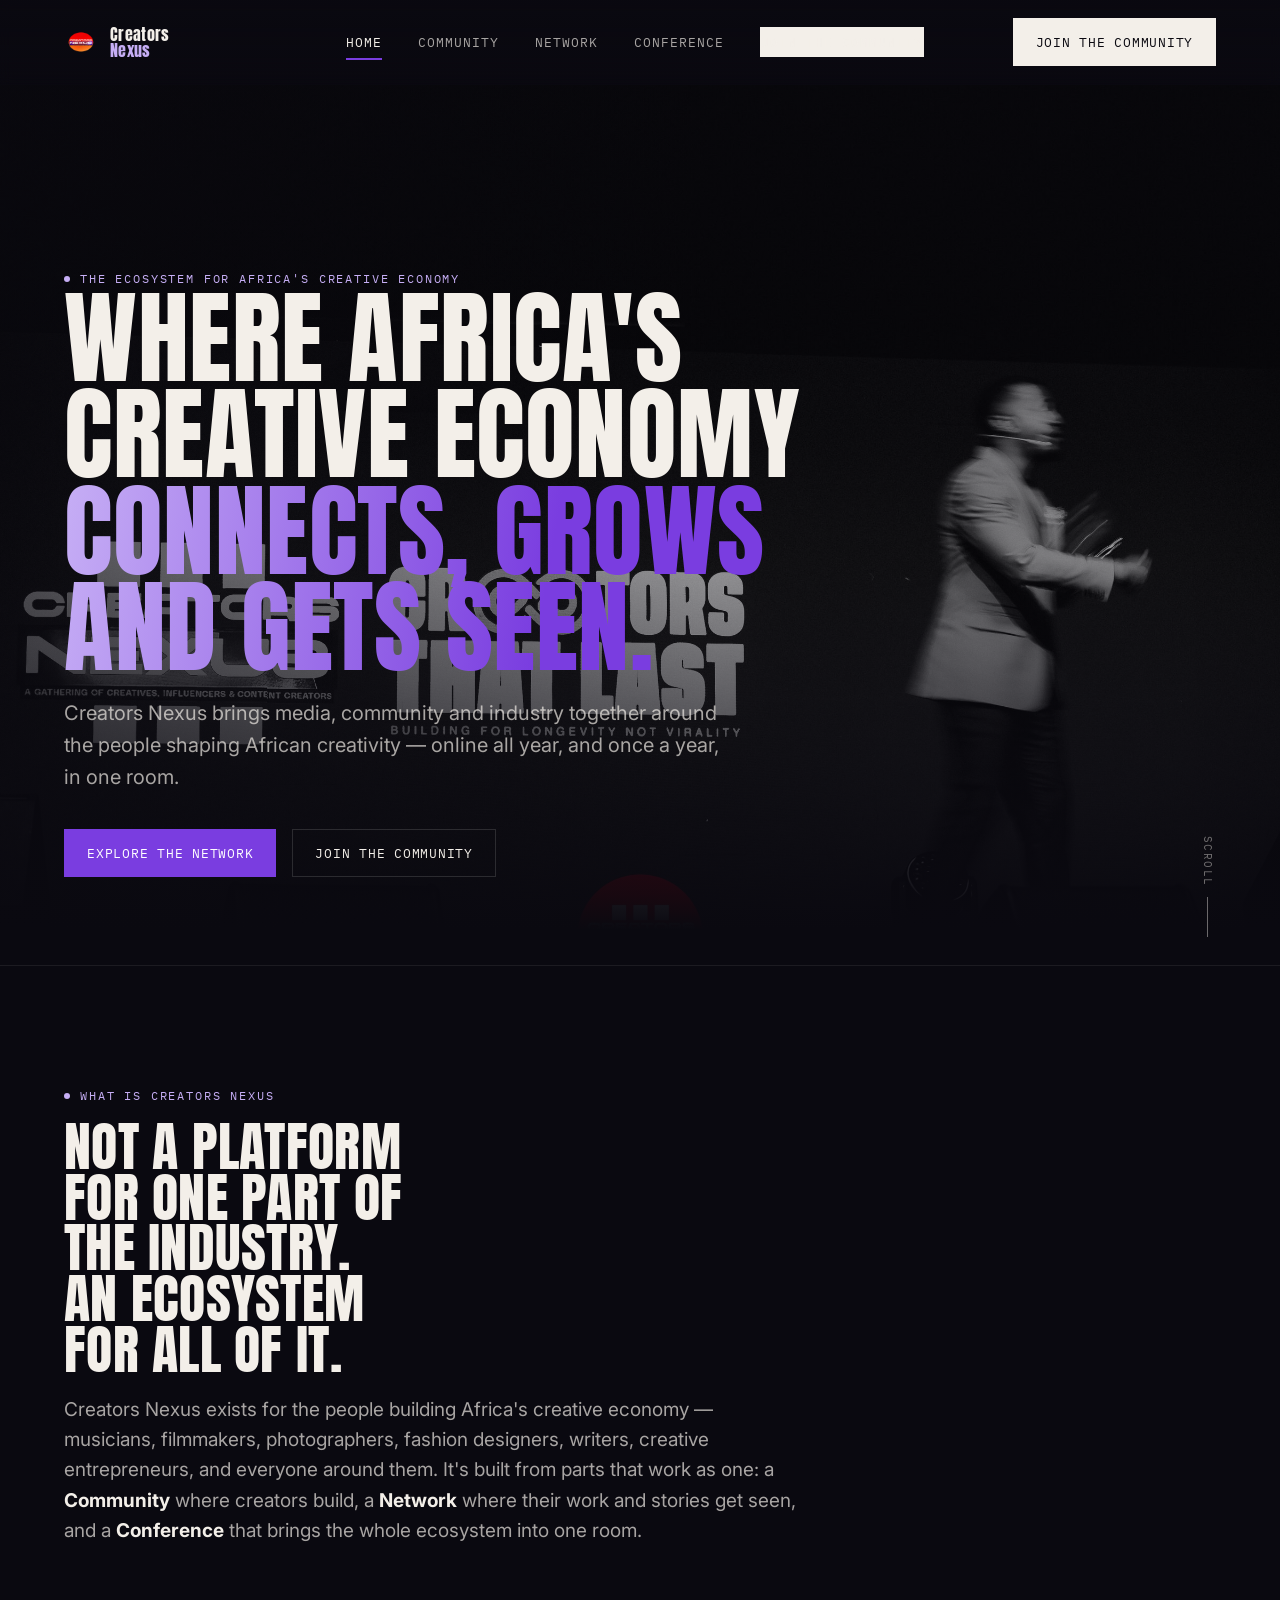
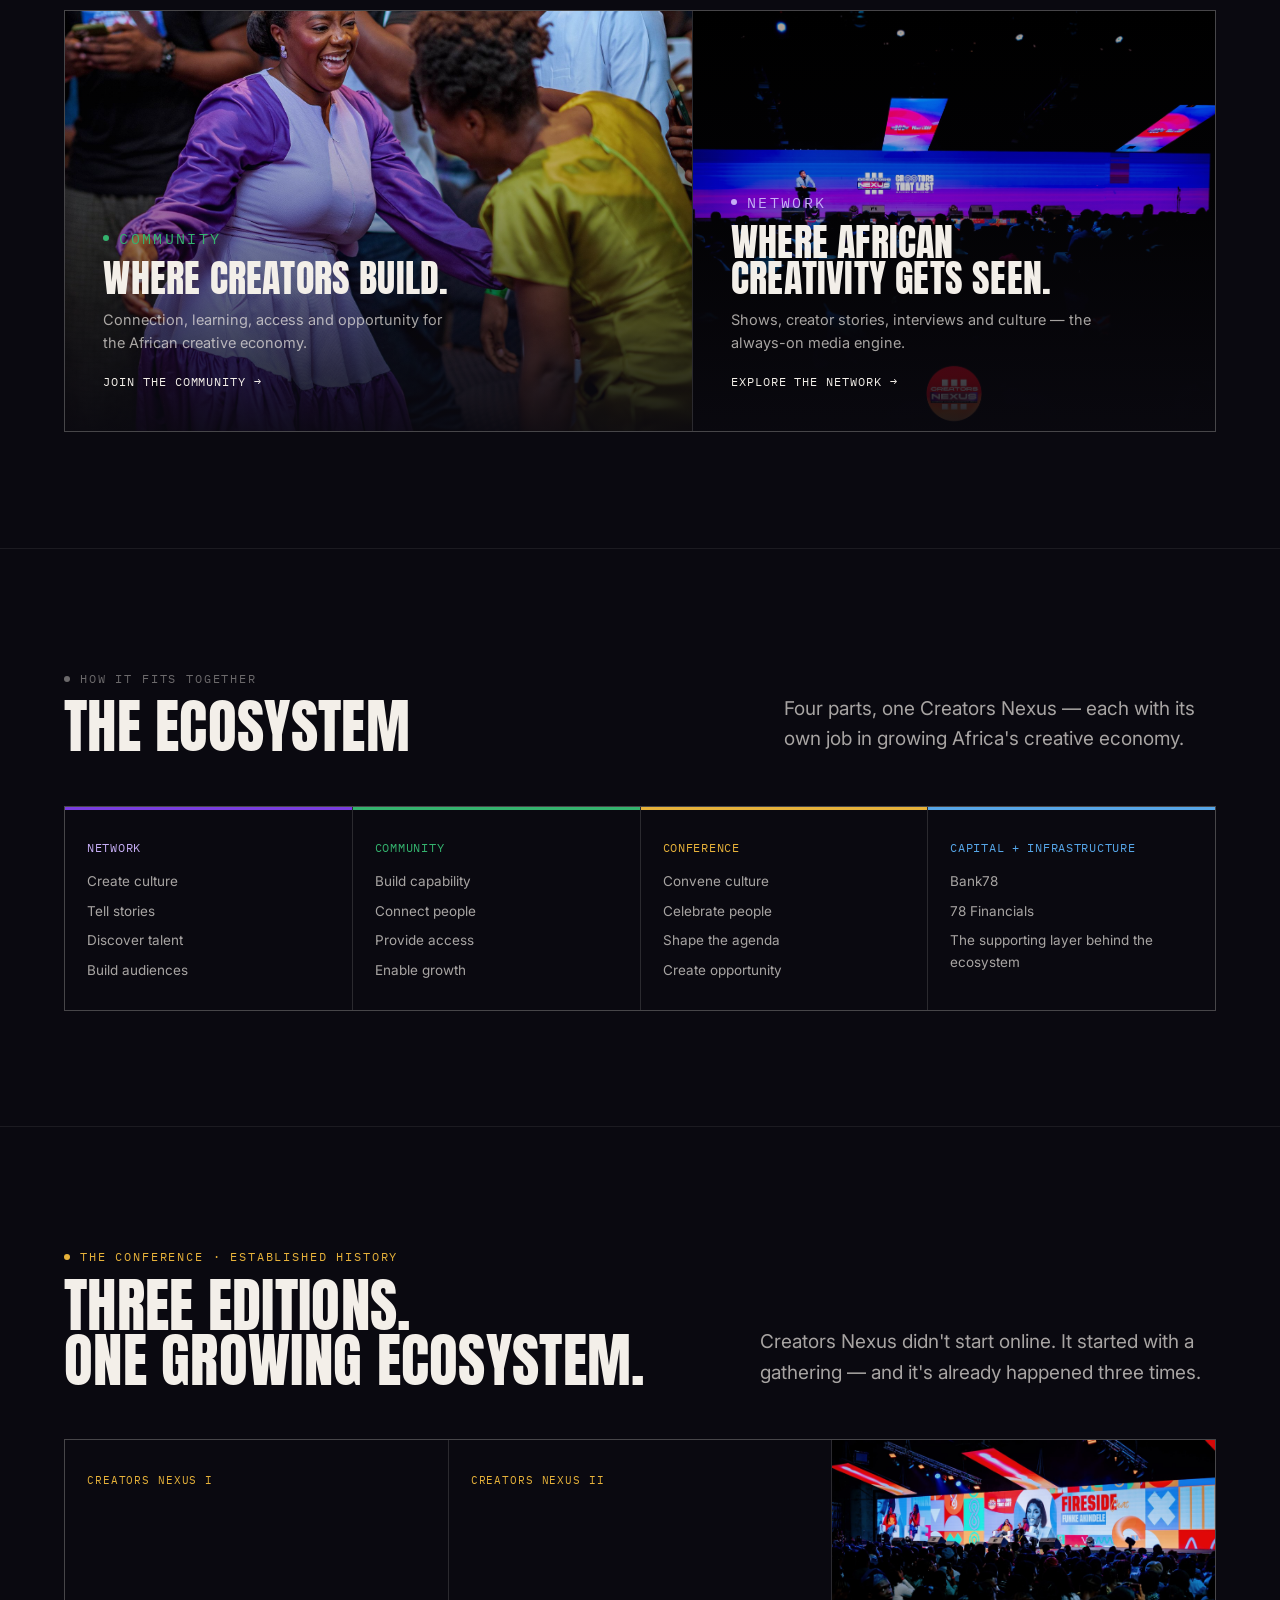
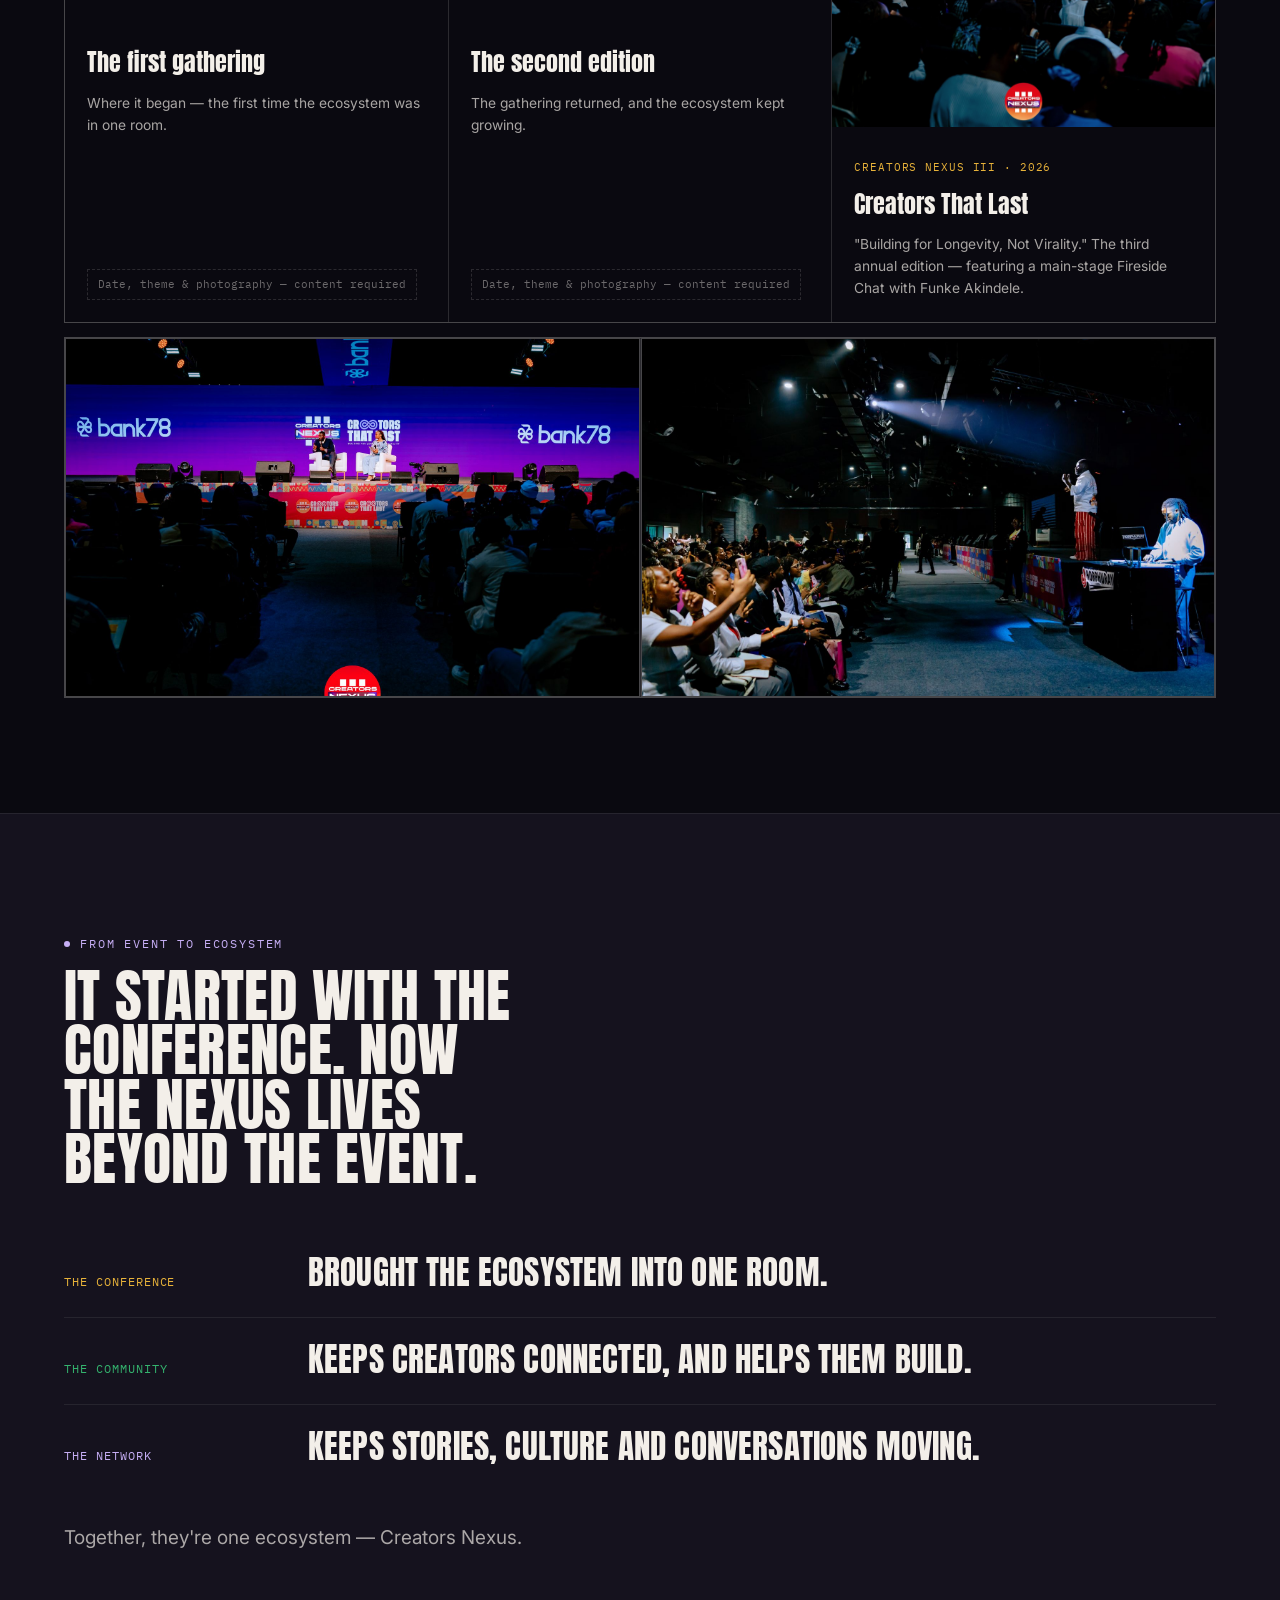
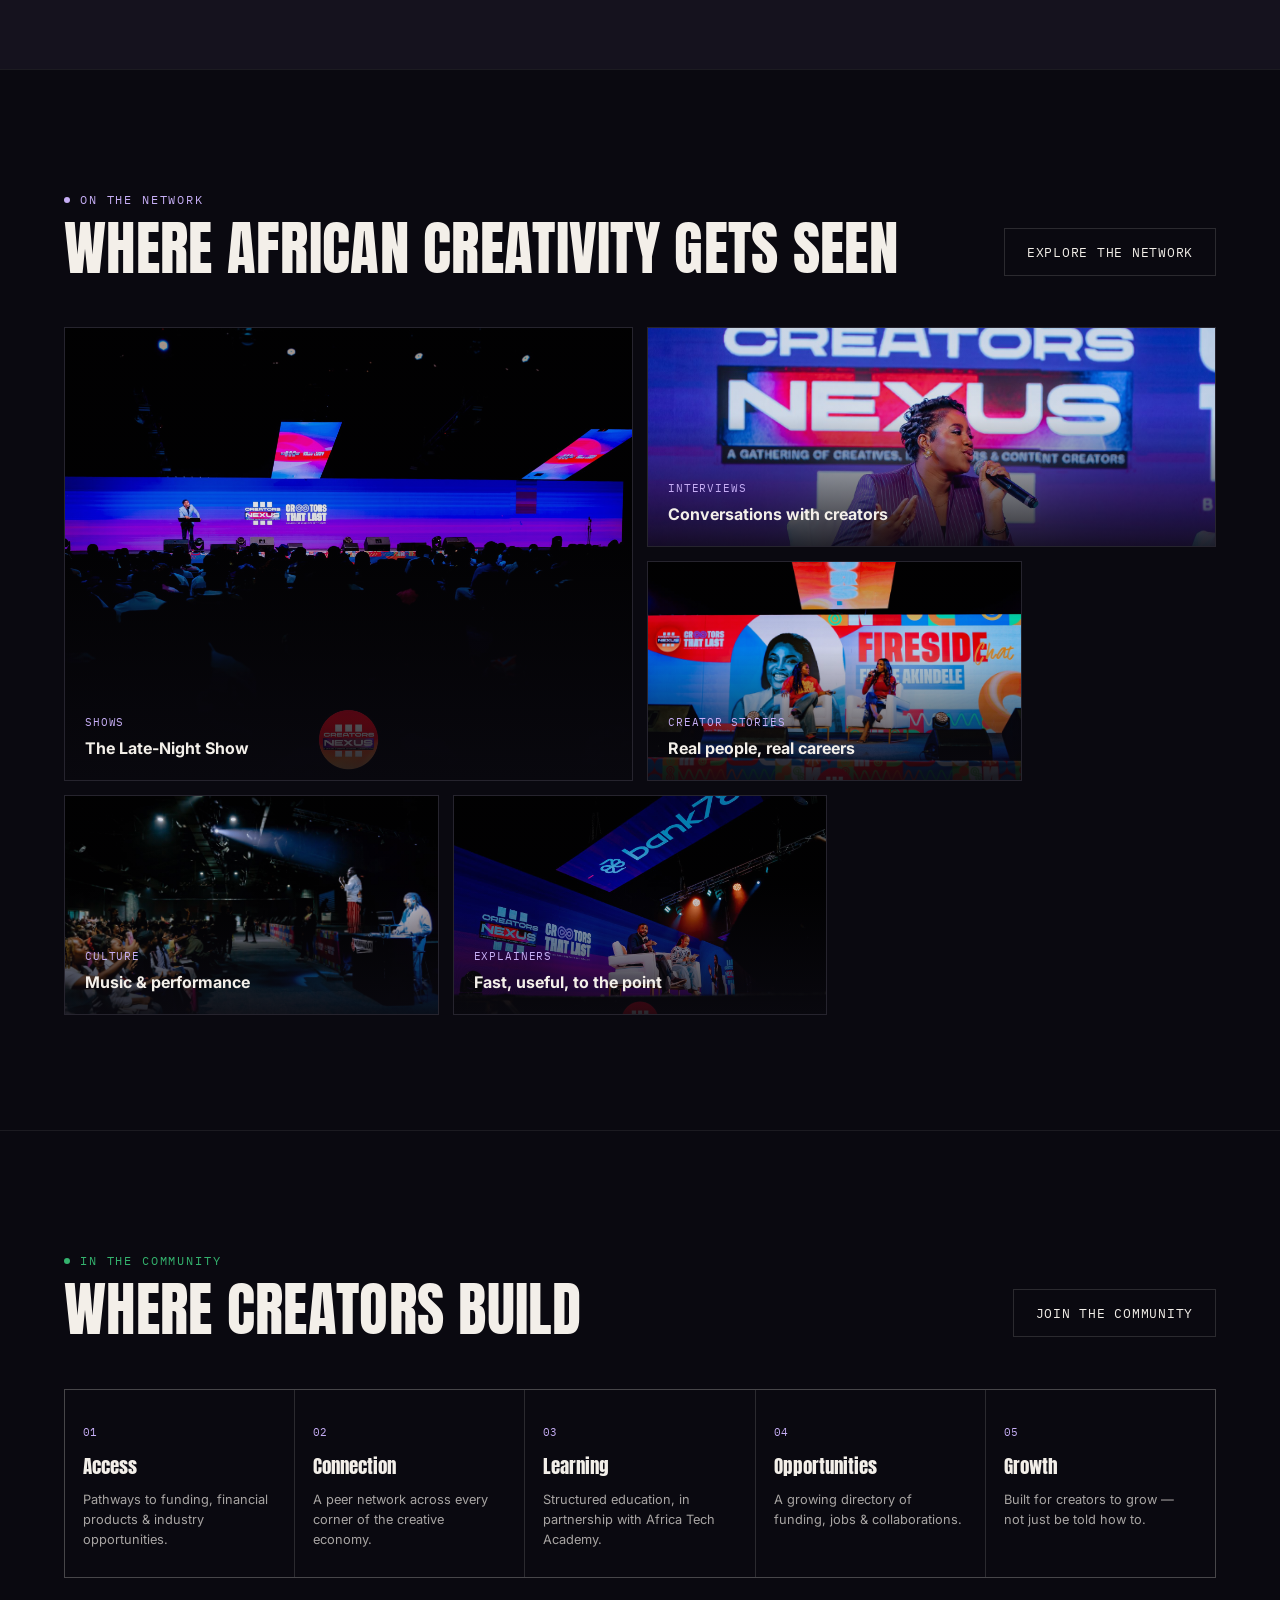
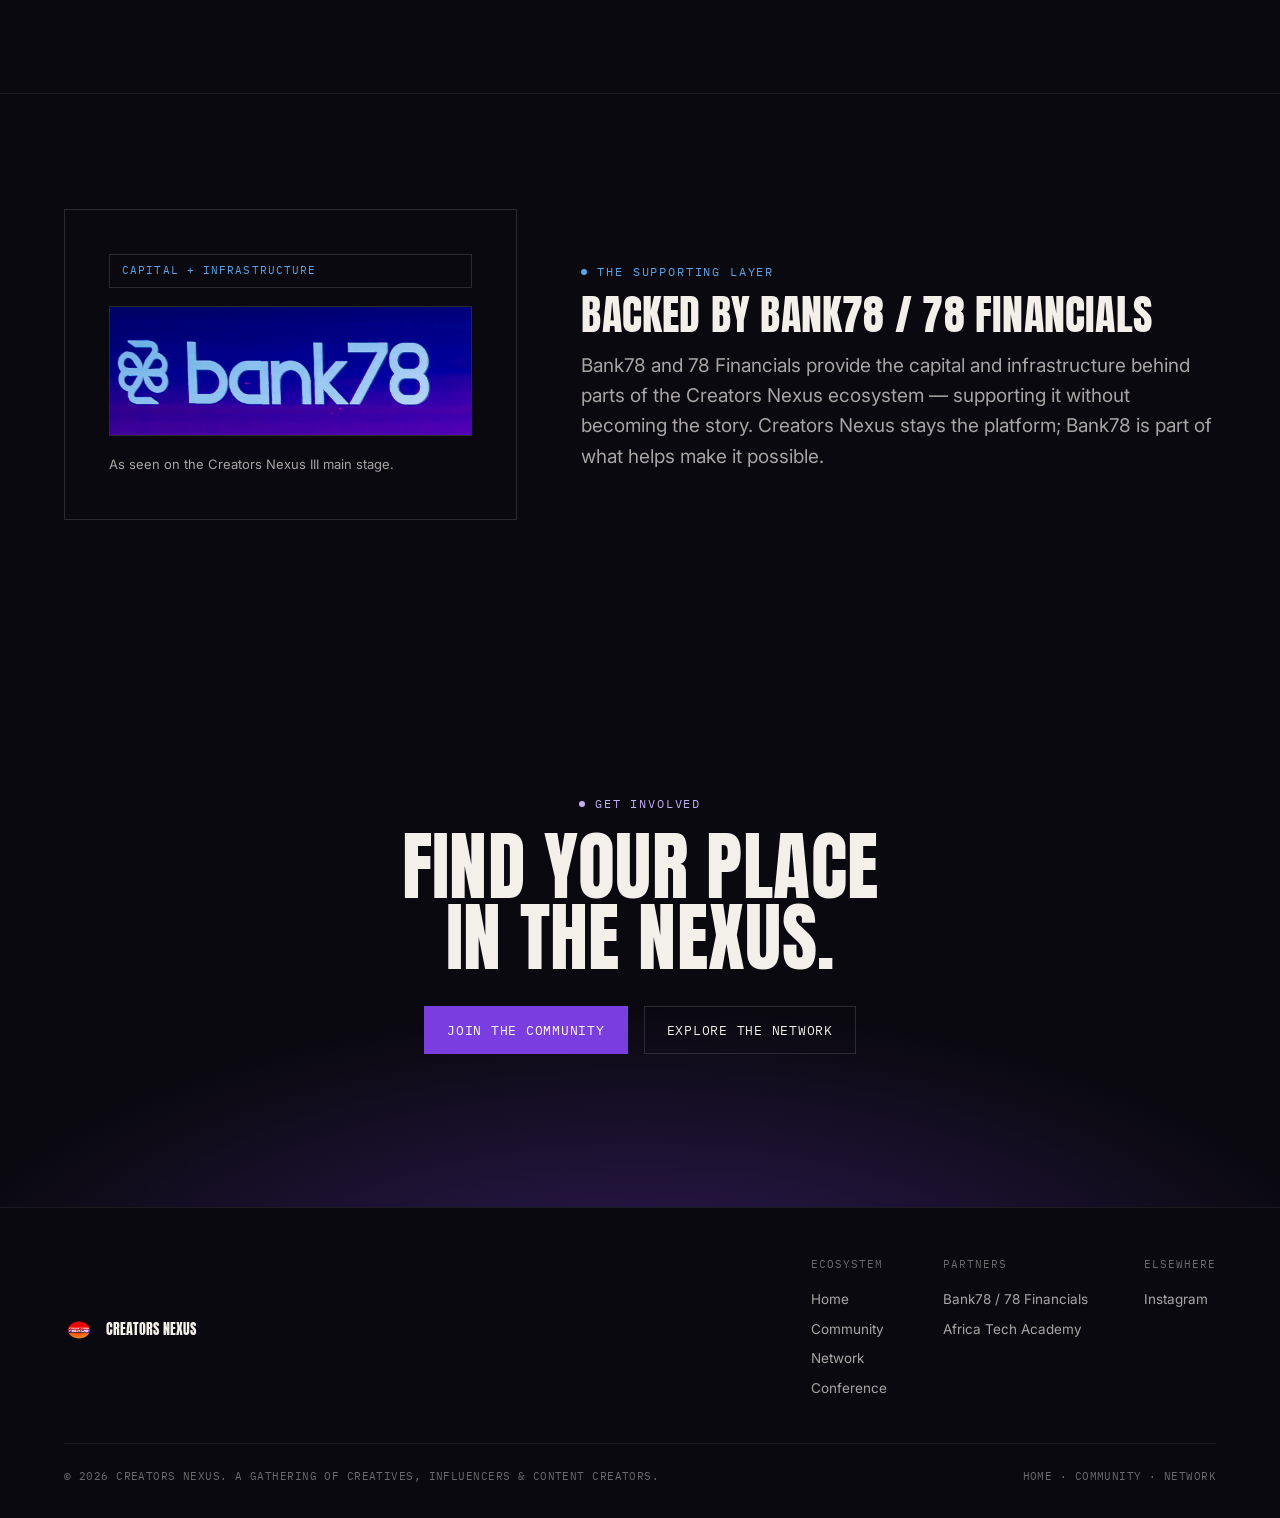
<file: index.html>
<!doctype html>
<html lang="en">
<head>
<meta charset="UTF-8">
<meta name="viewport" content="width=device-width, initial-scale=1">
<title>Creators Nexus — Where Africa's Creative Economy Connects</title>
<meta name="description" content="Creators Nexus is the ecosystem for Africa's creative economy — a Community where creators build, a Network where African creativity gets seen, and a Conference that brings it all together.">
<link rel="icon" href="assets/web/favicon-32.png" sizes="32x32">
<link rel="icon" href="assets/web/favicon-192.png" sizes="192x192">
<link rel="apple-touch-icon" href="assets/web/favicon-192.png">
<link rel="stylesheet" href="css/style.css">
</head>
<body>
<a class="skip-link" href="#main">Skip to content</a>

<header>
  <nav class="site-nav" aria-label="Primary">
    <a class="brand" href="index.html" aria-label="Creators Nexus home">
      <img src="assets/web/favicon-192.png" alt="" width="34" height="34">
      <span class="word"><span>Creators</span><span class="n2">Nexus</span></span>
    </a>
    <div class="nav-scrim"></div>
    <ul class="nav-links" id="nav-links">
      <li><a class="current" href="index.html">Home</a></li>
      <li><a href="community/index.html">Community</a></li>
      <li><a href="network/index.html">Network</a></li>
      <li><a href="#conference">Conference</a></li>
      <li><a class="btn btn-fill" href="community/index.html#join">Join the Community</a></li>
    </ul>
    <div class="nav-cta">
      <a class="btn btn-fill" href="community/index.html#join">Join the Community</a>
      <button class="nav-toggle" aria-controls="nav-links" aria-expanded="false" aria-label="Toggle menu">
        <span></span><span></span><span></span>
      </button>
    </div>
  </nav>
</header>

<main id="main">

  <!-- ============================================================ HERO -->
  <section class="hero">
    <div class="hero-media">
      <img src="assets/web/home-hero.jpg" alt="A speaker mid-address on the Creators Nexus III main stage, with the Creators Nexus and &quot;Creators That Last&quot; logos projected behind him.">
    </div>
    <div class="wrap hero-inner">
      <p class="eyebrow purple"><span class="dot"></span>The ecosystem for Africa's creative economy</p>
      <h1 class="display">Where Africa's creative economy<span class="accent">connects, grows and gets seen.</span></h1>
      <p class="lede">Creators Nexus brings media, community and industry together around the people shaping African creativity — online all year, and once a year, in one room.</p>
      <div class="cta-row">
        <a class="btn btn-purple" href="network/index.html">Explore the Network</a>
        <a class="btn btn-line" href="community/index.html#join">Join the Community</a>
      </div>
    </div>
    <span class="scroll-cue">Scroll</span>
  </section>

  <!-- ================================================ WHAT IS CN -->
  <section class="section reveal">
    <div class="wrap">
      <p class="eyebrow purple"><span class="dot"></span>What is Creators Nexus</p>
      <h2 class="display" style="font-size:clamp(30px,4.4vw,54px); max-width:18ch; margin-top:14px;">Not a platform for one part of the industry. An ecosystem for all of it.</h2>
      <p class="lede" style="margin-top:20px;">Creators Nexus exists for the people building Africa's creative economy — musicians, filmmakers, photographers, fashion designers, writers, creative entrepreneurs, and everyone around them. It's built from parts that work as one: a <strong style="color:var(--bone)">Community</strong> where creators build, a <strong style="color:var(--bone)">Network</strong> where their work and stories get seen, and a <strong style="color:var(--bone)">Conference</strong> that brings the whole ecosystem into one room.</p>

      <div class="doorways">
        <a class="doorway" href="community/index.html">
          <img src="assets/web/community-candid.jpg" alt="Two attendees greeting each other, laughing, in the crowd at a Creators Nexus conference.">
          <div class="doorway-body">
            <p class="eyebrow green"><span class="dot"></span>Community</p>
            <h3 class="display">Where creators build.</h3>
            <p>Connection, learning, access and opportunity for the African creative economy.</p>
            <span class="go">Join the Community →</span>
          </div>
        </a>
        <a class="doorway" href="network/index.html">
          <img src="assets/web/network-hero.jpg" alt="A speaker on stage at Creators Nexus, lit in purple and blue stage light.">
          <div class="doorway-body">
            <p class="eyebrow purple"><span class="dot"></span>Network</p>
            <h3 class="display">Where African creativity gets seen.</h3>
            <p>Shows, creator stories, interviews and culture — the always-on media engine.</p>
            <span class="go">Explore the Network →</span>
          </div>
        </a>
      </div>
    </div>
  </section>

  <!-- ================================================ THE ECOSYSTEM -->
  <section class="section reveal">
    <div class="wrap">
      <div class="section-head">
        <div>
          <p class="eyebrow"><span class="dot"></span>How it fits together</p>
          <h2 class="display" style="margin-top:10px;">The ecosystem</h2>
        </div>
        <p class="lede" style="max-width:36ch;">Four parts, one Creators Nexus — each with its own job in growing Africa's creative economy.</p>
      </div>

      <div class="eco-grid">
        <div class="eco-cell network">
          <h4>Network</h4>
          <ul><li>Create culture</li><li>Tell stories</li><li>Discover talent</li><li>Build audiences</li></ul>
        </div>
        <div class="eco-cell community">
          <h4>Community</h4>
          <ul><li>Build capability</li><li>Connect people</li><li>Provide access</li><li>Enable growth</li></ul>
        </div>
        <div class="eco-cell conference">
          <h4>Conference</h4>
          <ul><li>Convene culture</li><li>Celebrate people</li><li>Shape the agenda</li><li>Create opportunity</li></ul>
        </div>
        <div class="eco-cell capital">
          <h4>Capital + Infrastructure</h4>
          <ul><li>Bank78</li><li>78 Financials</li><li>The supporting layer behind the ecosystem</li></ul>
        </div>
      </div>
    </div>
  </section>

  <!-- ================================================ THE CONFERENCE -->
  <section class="section reveal" id="conference">
    <div class="wrap">
      <div class="section-head">
        <div>
          <p class="eyebrow gold"><span class="dot"></span>The Conference · established history</p>
          <h2 class="display" style="margin-top:10px;">Three editions.<br>One growing ecosystem.</h2>
        </div>
        <p class="lede" style="max-width:38ch;">Creators Nexus didn't start online. It started with a gathering — and it's already happened three times.</p>
      </div>

      <div class="archive">
        <div class="archive-card">
          <div class="body">
            <p class="ed">Creators Nexus I</p>
            <h4>The first gathering</h4>
            <p>Where it began — the first time the ecosystem was in one room.</p>
            <span class="req">Date, theme &amp; photography — content required</span>
          </div>
        </div>
        <div class="archive-card">
          <div class="body">
            <p class="ed">Creators Nexus II</p>
            <h4>The second edition</h4>
            <p>The gathering returned, and the ecosystem kept growing.</p>
            <span class="req">Date, theme &amp; photography — content required</span>
          </div>
        </div>
        <div class="archive-card">
          <div class="shot">
            <span class="num">2026</span>
            <img src="assets/web/conference-fireside.jpg" alt="A packed crowd faces the main stage for a Fireside Chat with Funke Akindele at Creators Nexus III.">
          </div>
          <div class="body">
            <p class="ed">Creators Nexus III · 2026</p>
            <h4>Creators That Last</h4>
            <p>"Building for Longevity, Not Virality." The third annual edition — featuring a main-stage Fireside Chat with Funke Akindele.</p>
          </div>
        </div>
      </div>

      <div class="doorways" style="grid-template-columns: 1fr 1fr; margin-top: 14px;">
        <figure style="margin:0; position:relative; aspect-ratio:16/10; overflow:hidden; border:1px solid var(--ink-line);">
          <img src="assets/web/conference-mainstage.jpg" alt="Wide view of the Creators Nexus III main stage during a panel conversation, with Bank78 branding on the screens either side, seen from the audience." style="width:100%;height:100%;object-fit:cover;">
        </figure>
        <figure style="margin:0; position:relative; aspect-ratio:16/10; overflow:hidden; border:1px solid var(--ink-line);">
          <img src="assets/web/network-performance.jpg" alt="A performer on stage at Creators Nexus III, lit by a spotlight, with the crowd cheering in the foreground." style="width:100%;height:100%;object-fit:cover;">
        </figure>
      </div>
    </div>
  </section>

  <!-- ================================================ THE EVOLUTION -->
  <section class="section evolution reveal">
    <div class="wrap">
      <p class="eyebrow purple"><span class="dot"></span>From event to ecosystem</p>
      <h2 class="display" style="font-size:clamp(30px,4.6vw,58px); max-width:20ch; margin-top:14px;">It started with the Conference. Now the Nexus lives beyond the event.</h2>

      <div class="evo-lines">
        <div class="evo-line">
          <p class="who">The Conference</p>
          <p class="what display">Brought the ecosystem into one room.</p>
        </div>
        <div class="evo-line">
          <p class="who">The Community</p>
          <p class="what display">Keeps creators connected, and helps them build.</p>
        </div>
        <div class="evo-line">
          <p class="who">The Network</p>
          <p class="what display">Keeps stories, culture and conversations moving.</p>
        </div>
      </div>
      <p class="lede" style="margin-top:32px;">Together, they're one ecosystem — Creators Nexus.</p>
    </div>
  </section>

  <!-- ================================================ NETWORK FEATURE -->
  <section class="section reveal">
    <div class="wrap">
      <div class="section-head">
        <div>
          <p class="eyebrow purple"><span class="dot"></span>On the Network</p>
          <h2 class="display" style="margin-top:10px;">Where African creativity gets seen</h2>
        </div>
        <a class="btn btn-line" href="network/index.html">Explore the Network</a>
      </div>

      <div class="feature-grid">
        <a class="feature-card fc-a" href="network/index.html">
          <img src="assets/web/network-hero.jpg" alt="Speaker on the Creators Nexus stage under purple stage light.">
          <div class="body"><p class="cat">Shows</p><h4>The Late-Night Show</h4></div>
        </a>
        <a class="feature-card fc-b" href="network/index.html">
          <img src="assets/web/network-interview.jpg" alt="A guest speaking into a microphone during a Creators Nexus stage conversation.">
          <div class="body"><p class="cat">Interviews</p><h4>Conversations with creators</h4></div>
        </a>
        <a class="feature-card fc-c" href="network/index.html">
          <img src="assets/web/conference-fireside-cu.jpg" alt="Two women in conversation on stage during a Fireside Chat.">
          <div class="body"><p class="cat">Creator Stories</p><h4>Real people, real careers</h4></div>
        </a>
        <a class="feature-card fc-d" href="network/index.html">
          <img src="assets/web/network-performance.jpg" alt="A DJ performing on stage at a Creators Nexus event.">
          <div class="body"><p class="cat">Culture</p><h4>Music &amp; performance</h4></div>
        </a>
        <a class="feature-card fc-e" href="network/index.html">
          <img src="assets/web/conference-detail-01.jpg" alt="Detail shot from the Creators Nexus stage production.">
          <div class="body"><p class="cat">Explainers</p><h4>Fast, useful, to the point</h4></div>
        </a>
      </div>
    </div>
  </section>

  <!-- ================================================ COMMUNITY FEATURE -->
  <section class="section reveal">
    <div class="wrap">
      <div class="section-head">
        <div>
          <p class="eyebrow green"><span class="dot"></span>In the Community</p>
          <h2 class="display" style="margin-top:10px;">Where creators build</h2>
        </div>
        <a class="btn btn-line" href="community/index.html#join">Join the Community</a>
      </div>

      <div class="outcomes">
        <div class="outcome"><p class="n">01</p><h4>Access</h4><p>Pathways to funding, financial products &amp; industry opportunities.</p></div>
        <div class="outcome"><p class="n">02</p><h4>Connection</h4><p>A peer network across every corner of the creative economy.</p></div>
        <div class="outcome"><p class="n">03</p><h4>Learning</h4><p>Structured education, in partnership with Africa Tech Academy.</p></div>
        <div class="outcome"><p class="n">04</p><h4>Opportunities</h4><p>A growing directory of funding, jobs &amp; collaborations.</p></div>
        <div class="outcome"><p class="n">05</p><h4>Growth</h4><p>Built for creators to grow — not just be told how to.</p></div>
      </div>
    </div>
  </section>

  <!-- ================================================ CAPITAL + INFRASTRUCTURE -->
  <section class="section reveal">
    <div class="wrap">
      <div class="capital-layout">
        <div class="capital-mark">
          <p class="tag">Capital + Infrastructure</p>
          <img src="assets/web/bank78-onscreen.jpg" alt="The Bank78 logo, as displayed on the main stage screens at Creators Nexus III.">
          <p class="lede" style="font-size:13px;">As seen on the Creators Nexus III main stage.</p>
        </div>
        <div>
          <p class="eyebrow blue"><span class="dot"></span>The supporting layer</p>
          <h2 class="display" style="font-size:clamp(26px,3.4vw,42px); margin-top:12px;">Backed by Bank78 / 78 Financials</h2>
          <p class="lede" style="margin-top:16px;">Bank78 and 78 Financials provide the capital and infrastructure behind parts of the Creators Nexus ecosystem — supporting it without becoming the story. Creators Nexus stays the platform; Bank78 is part of what helps make it possible.</p>
        </div>
      </div>
    </div>
  </section>

  <!-- ================================================ FINAL CTA -->
  <section class="final-cta reveal">
    <div class="wrap inner">
      <p class="eyebrow purple" style="justify-content:center;"><span class="dot"></span>Get involved</p>
      <h2 class="display" style="margin-top:16px;">Find your place in the Nexus.</h2>
      <div class="cta-row">
        <a class="btn btn-purple" href="community/index.html#join">Join the Community</a>
        <a class="btn btn-line" href="network/index.html">Explore the Network</a>
      </div>
    </div>
  </section>

</main>

<footer class="site-footer">
  <div class="wrap">
    <div class="footer-grid">
      <a class="footer-brand" href="index.html">
        <img src="assets/web/favicon-192.png" alt="">
        <span class="word display">Creators Nexus</span>
      </a>
      <div class="footer-cols">
        <div class="footer-col">
          <h5>Ecosystem</h5>
          <a href="index.html">Home</a>
          <a href="community/index.html">Community</a>
          <a href="network/index.html">Network</a>
          <a href="index.html#conference">Conference</a>
        </div>
        <div class="footer-col">
          <h5>Partners</h5>
          <span>Bank78 / 78 Financials</span>
          <span>Africa Tech Academy</span>
        </div>
        <div class="footer-col">
          <h5>Elsewhere</h5>
          <a href="https://www.instagram.com/the.creatorsnexus/" target="_blank" rel="noopener">Instagram</a>
        </div>
      </div>
    </div>
    <div class="footer-bottom">
      <span>© 2026 Creators Nexus. A gathering of creatives, influencers &amp; content creators.</span>
      <span>Home · Community · Network</span>
    </div>
  </div>
</footer>

<script src="js/main.js"></script>
</body>
</html>
</file>
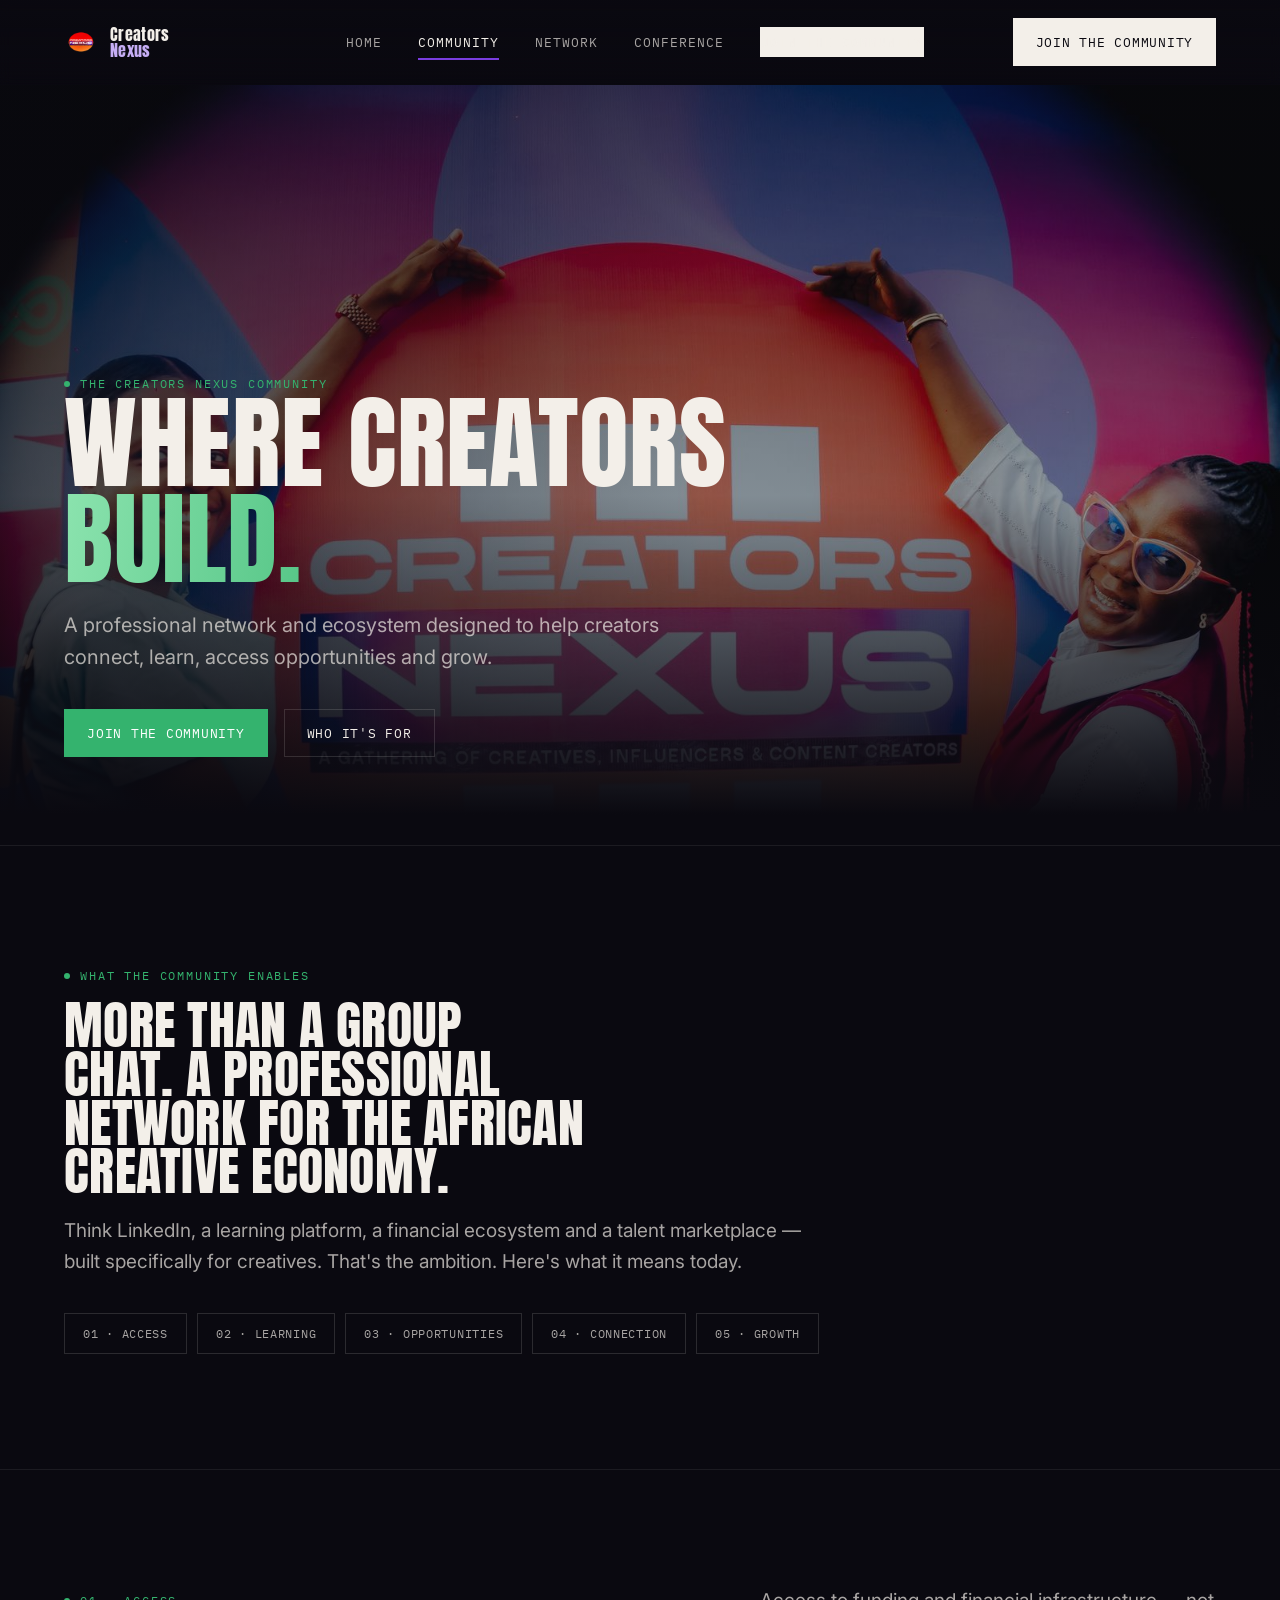
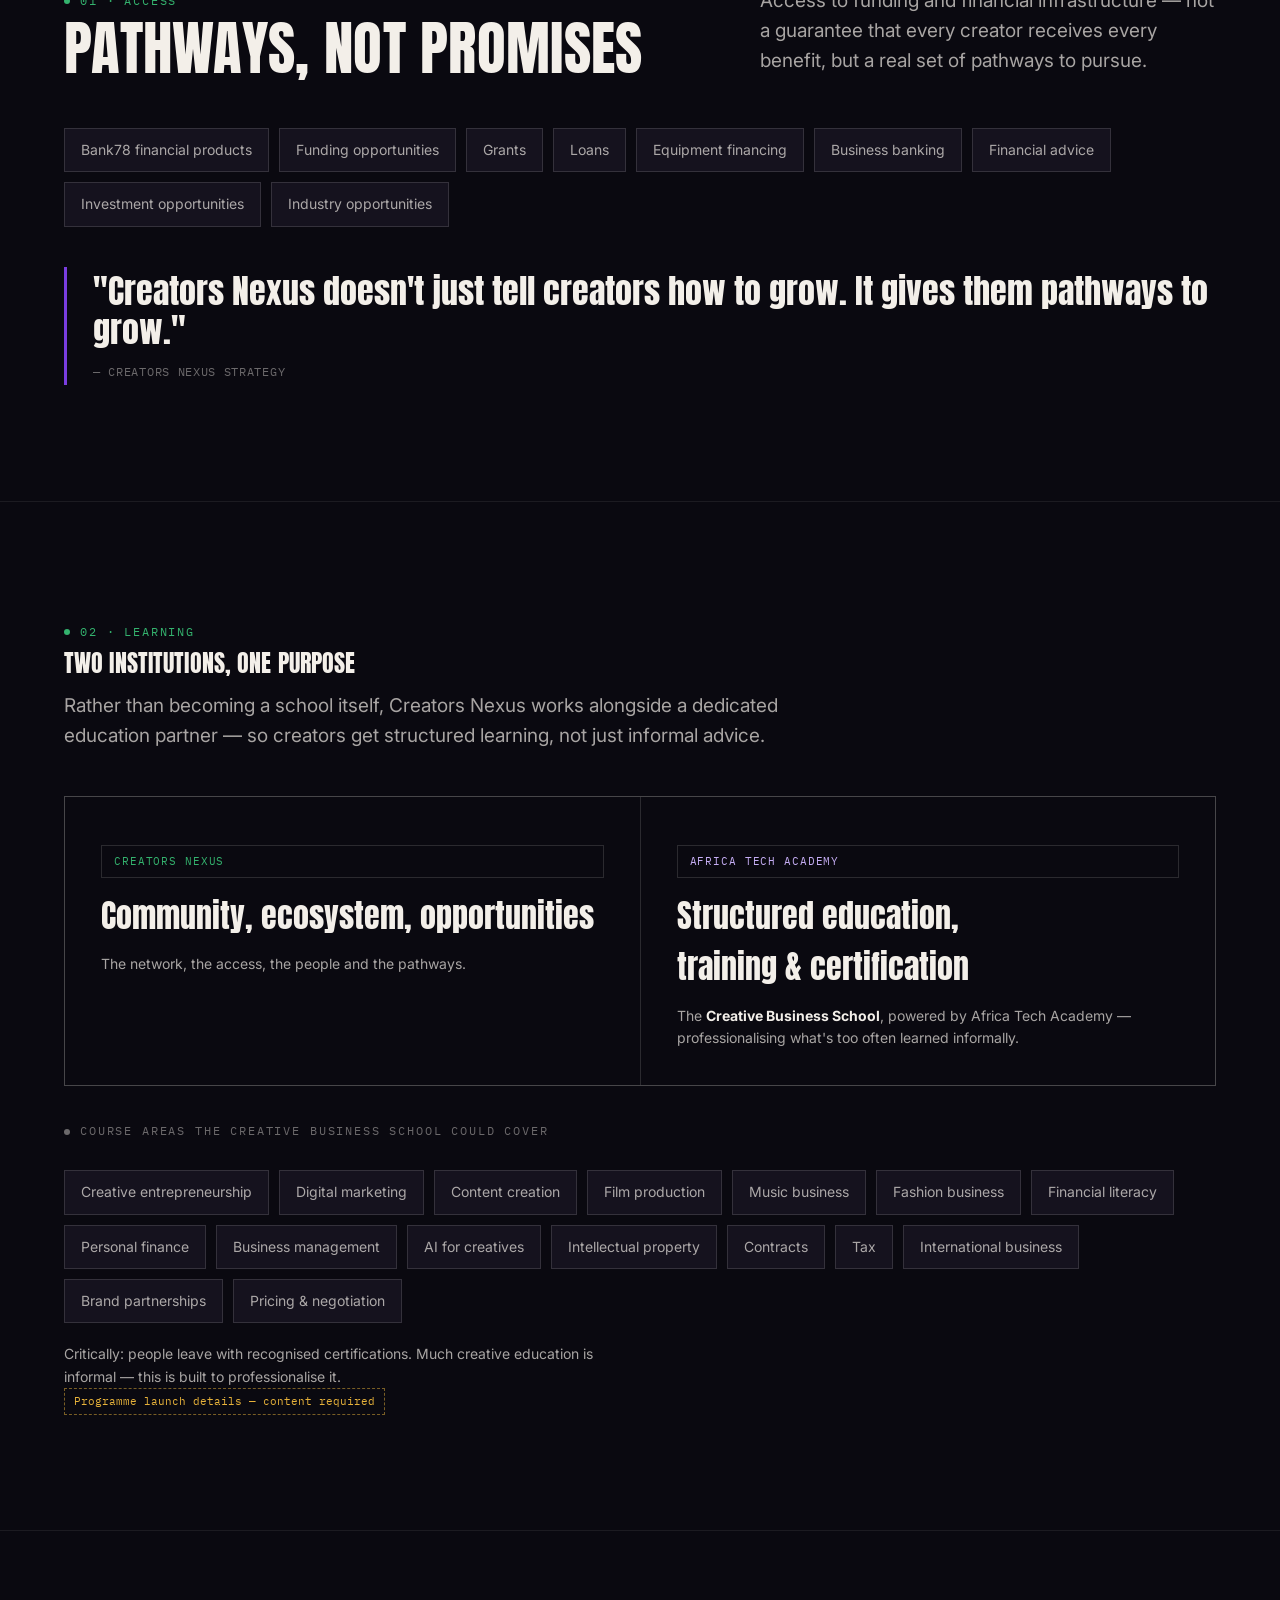
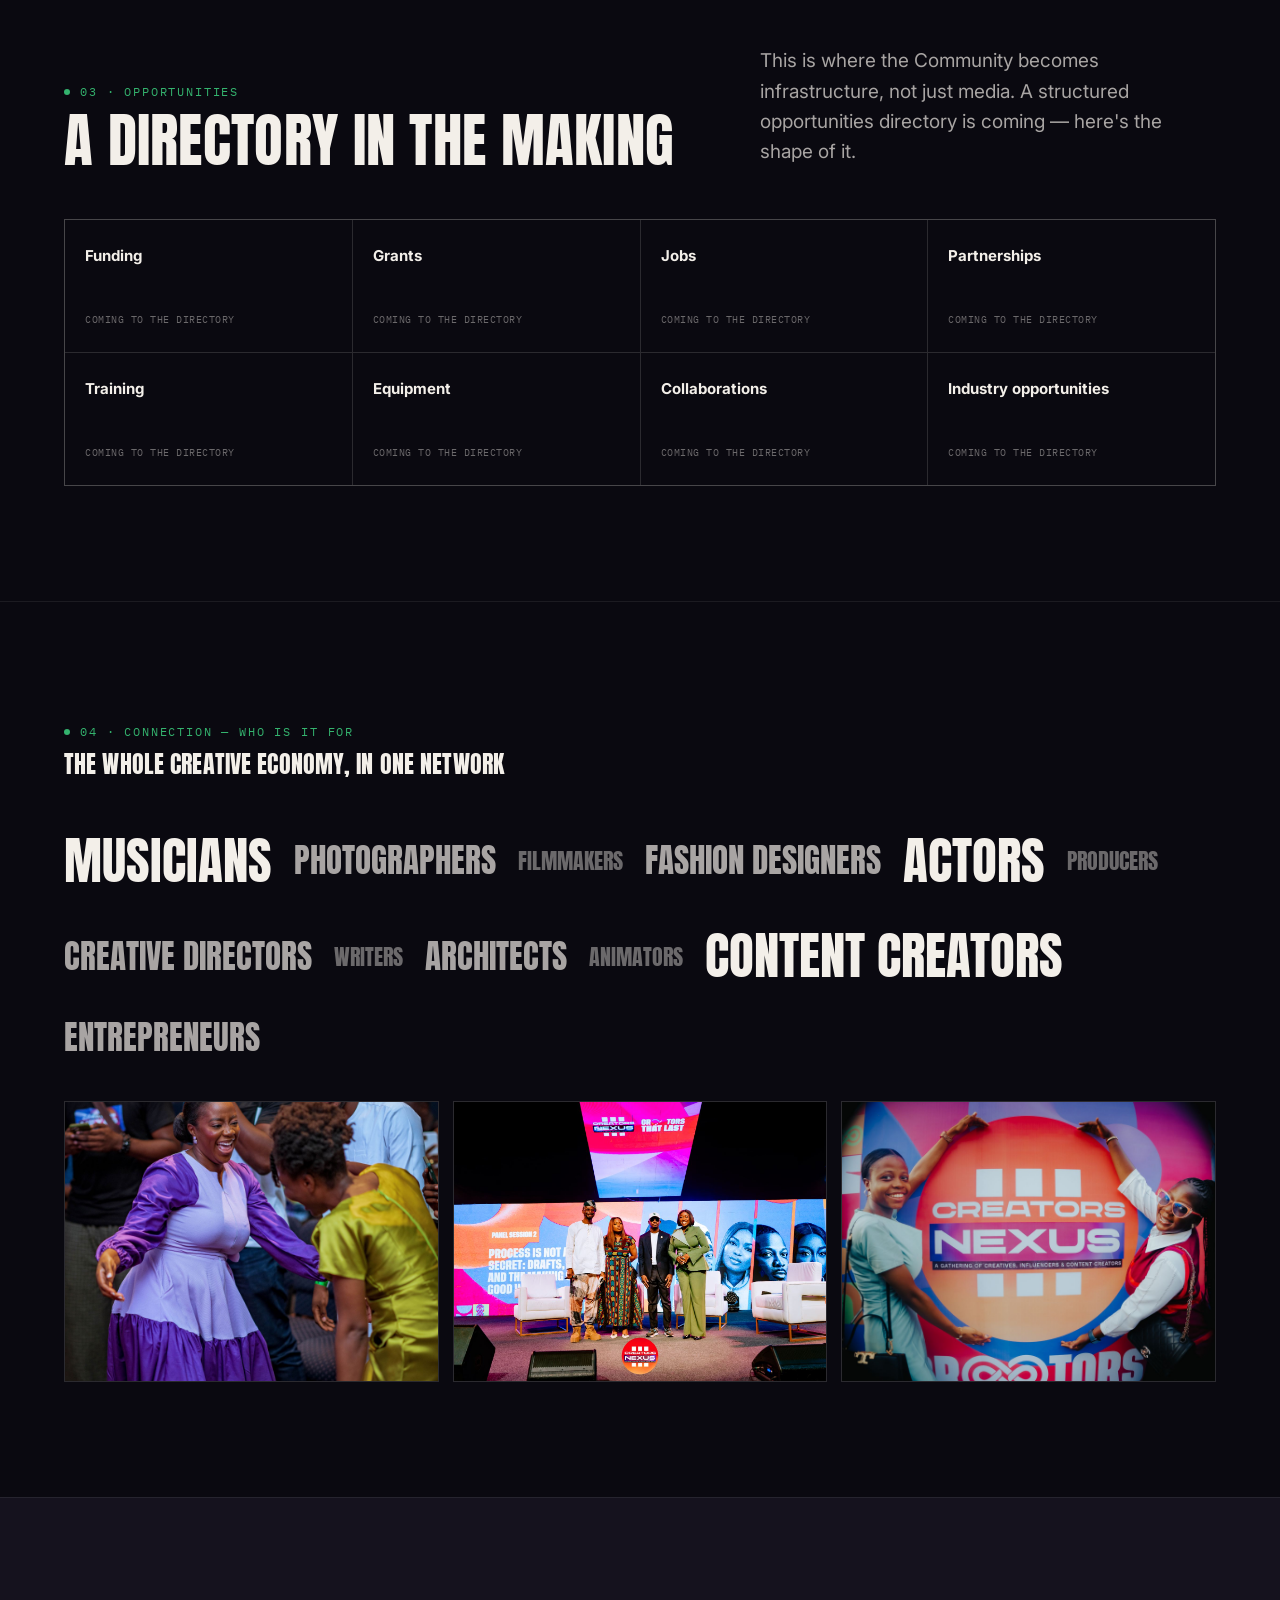
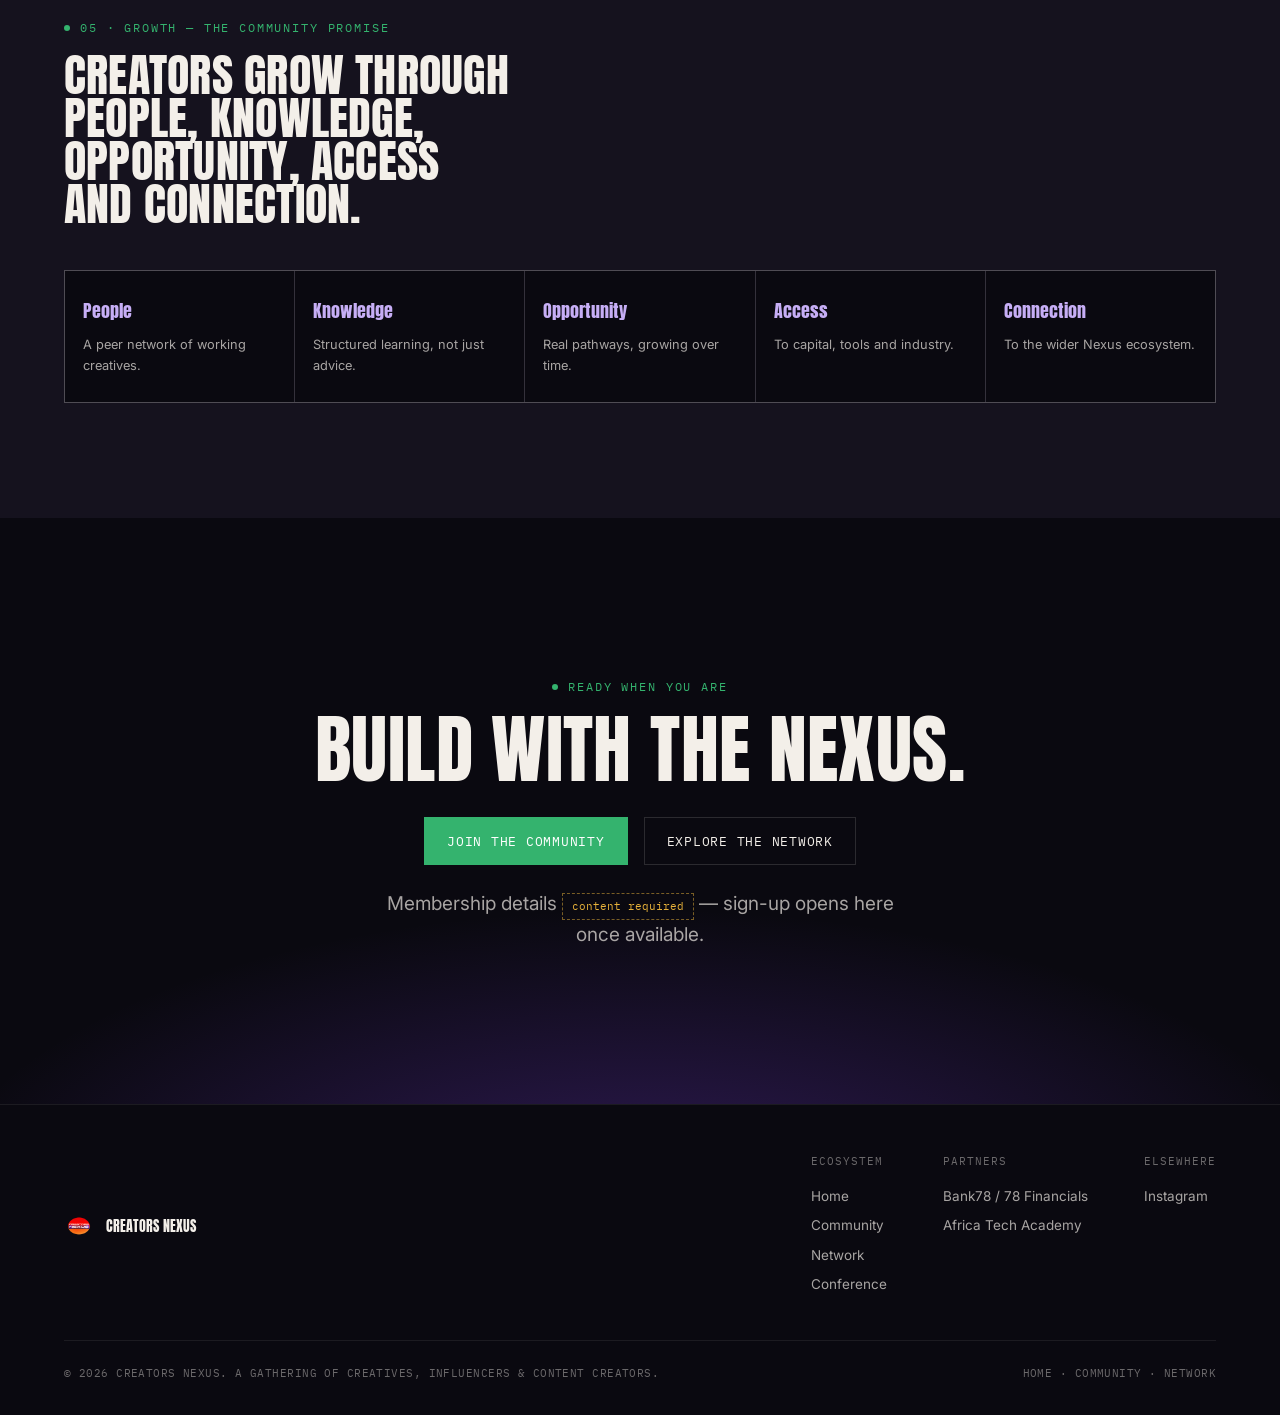
<file: community/index.html>
<!doctype html>
<html lang="en">
<head>
<meta charset="UTF-8">
<meta name="viewport" content="width=device-width, initial-scale=1">
<title>Community — Creators Nexus</title>
<meta name="description" content="Where creators build. A professional network and ecosystem designed to help African creatives connect, learn, access opportunities and grow.">
<link rel="icon" href="../assets/web/favicon-32.png" sizes="32x32">
<link rel="icon" href="../assets/web/favicon-192.png" sizes="192x192">
<link rel="apple-touch-icon" href="../assets/web/favicon-192.png">
<link rel="stylesheet" href="../css/style.css">
</head>
<body>
<a class="skip-link" href="#main">Skip to content</a>

<header>
  <nav class="site-nav" aria-label="Primary">
    <a class="brand" href="../index.html" aria-label="Creators Nexus home">
      <img src="../assets/web/favicon-192.png" alt="" width="34" height="34">
      <span class="word"><span>Creators</span><span class="n2">Nexus</span></span>
    </a>
    <div class="nav-scrim"></div>
    <ul class="nav-links" id="nav-links">
      <li><a href="../index.html">Home</a></li>
      <li><a class="current" href="index.html">Community</a></li>
      <li><a href="../network/index.html">Network</a></li>
      <li><a href="../index.html#conference">Conference</a></li>
      <li><a class="btn btn-fill" href="#join">Join the Community</a></li>
    </ul>
    <div class="nav-cta">
      <a class="btn btn-fill" href="#join">Join the Community</a>
      <button class="nav-toggle" aria-controls="nav-links" aria-expanded="false" aria-label="Toggle menu">
        <span></span><span></span><span></span>
      </button>
    </div>
  </nav>
</header>

<main id="main">

  <!-- ============================================================ HERO -->
  <section class="hero" style="min-height: min(760px, 100vh);">
    <div class="hero-media">
      <img src="../assets/web/community-photobooth.jpg" alt="Two attendees posing together in front of the Creators Nexus circular logo backdrop at Creators Nexus III.">
    </div>
    <div class="wrap hero-inner">
      <p class="eyebrow green"><span class="dot"></span>The Creators Nexus Community</p>
      <h1 class="display" style="max-width:14ch;">Where creators<span class="accent" style="background:linear-gradient(100deg,#8be3ae,var(--green) 60%); -webkit-background-clip:text; background-clip:text; color:transparent;">build.</span></h1>
      <p class="lede">A professional network and ecosystem designed to help creators connect, learn, access opportunities and grow.</p>
      <div class="cta-row">
        <a class="btn btn-purple" href="#join" style="background:var(--green); border-color:var(--green);">Join the Community</a>
        <a class="btn btn-line" href="#who">Who it's for</a>
      </div>
    </div>
  </section>

  <!-- ================================================ WHAT IT ENABLES -->
  <section class="section reveal">
    <div class="wrap">
      <p class="eyebrow green"><span class="dot"></span>What the Community enables</p>
      <h2 class="display" style="font-size:clamp(30px,4.2vw,52px); max-width:20ch; margin-top:14px;">More than a group chat. A professional network for the African creative economy.</h2>
      <p class="lede" style="margin-top:20px;">Think LinkedIn, a learning platform, a financial ecosystem and a talent marketplace — built specifically for creatives. That's the ambition. Here's what it means today.</p>

      <nav class="pill-nav" aria-label="Jump to section">
        <a href="#access">01 · Access</a>
        <a href="#learning">02 · Learning</a>
        <a href="#opportunities">03 · Opportunities</a>
        <a href="#who">04 · Connection</a>
        <a href="#promise">05 · Growth</a>
      </nav>
    </div>
  </section>

  <!-- ================================================ ACCESS -->
  <section class="section reveal" id="access">
    <div class="wrap">
      <div class="section-head">
        <div>
          <p class="eyebrow green"><span class="dot"></span>01 · Access</p>
          <h2 class="display" style="margin-top:10px;">Pathways, not promises</h2>
        </div>
        <p class="lede" style="max-width:38ch;">Access to funding and financial infrastructure — not a guarantee that every creator receives every benefit, but a real set of pathways to pursue.</p>
      </div>

      <div class="chip-cloud">
        <span class="chip">Bank78 financial products</span>
        <span class="chip">Funding opportunities</span>
        <span class="chip">Grants</span>
        <span class="chip">Loans</span>
        <span class="chip">Equipment financing</span>
        <span class="chip">Business banking</span>
        <span class="chip">Financial advice</span>
        <span class="chip">Investment opportunities</span>
        <span class="chip">Industry opportunities</span>
      </div>

      <div class="quote-block">
        <p>"Creators Nexus doesn't just tell creators how to grow. It gives them pathways to grow."</p>
        <cite>— Creators Nexus strategy</cite>
      </div>
    </div>
  </section>

  <!-- ================================================ LEARNING -->
  <section class="section reveal" id="learning">
    <div class="wrap">
      <p class="eyebrow green"><span class="dot"></span>02 · Learning</p>
      <h2 class="display" style="margin-top:10px;">Two institutions, one purpose</h2>
      <p class="lede" style="margin-top:16px;">Rather than becoming a school itself, Creators Nexus works alongside a dedicated education partner — so creators get structured learning, not just informal advice.</p>

      <div class="institutions">
        <div class="institution">
          <p class="tag" style="color:var(--green);">Creators Nexus</p>
          <h3>Community, ecosystem, opportunities</h3>
          <p>The network, the access, the people and the pathways.</p>
        </div>
        <div class="institution">
          <p class="tag" style="color:var(--purple-soft);">Africa Tech Academy</p>
          <h3>Structured education, training &amp; certification</h3>
          <p>The <strong style="color:var(--bone)">Creative Business School</strong>, powered by Africa Tech Academy — professionalising what's too often learned informally.</p>
        </div>
      </div>

      <p class="eyebrow" style="margin-top:36px;"><span class="dot"></span>Course areas the Creative Business School could cover</p>
      <div class="chip-cloud">
        <span class="chip">Creative entrepreneurship</span>
        <span class="chip">Digital marketing</span>
        <span class="chip">Content creation</span>
        <span class="chip">Film production</span>
        <span class="chip">Music business</span>
        <span class="chip">Fashion business</span>
        <span class="chip">Financial literacy</span>
        <span class="chip">Personal finance</span>
        <span class="chip">Business management</span>
        <span class="chip">AI for creatives</span>
        <span class="chip">Intellectual property</span>
        <span class="chip">Contracts</span>
        <span class="chip">Tax</span>
        <span class="chip">International business</span>
        <span class="chip">Brand partnerships</span>
        <span class="chip">Pricing &amp; negotiation</span>
      </div>
      <p class="lede" style="margin-top:20px; font-size:14px;">Critically: people leave with recognised certifications. Much creative education is informal — this is built to professionalise it. <span class="req-flag">Programme launch details — content required</span></p>
    </div>
  </section>

  <!-- ================================================ OPPORTUNITIES -->
  <section class="section reveal" id="opportunities">
    <div class="wrap">
      <div class="section-head">
        <div>
          <p class="eyebrow green"><span class="dot"></span>03 · Opportunities</p>
          <h2 class="display" style="margin-top:10px;">A directory in the making</h2>
        </div>
        <p class="lede" style="max-width:38ch;">This is where the Community becomes infrastructure, not just media. A structured opportunities directory is coming — here's the shape of it.</p>
      </div>

      <div class="directory-grid">
        <div class="directory-cell"><h4>Funding</h4><span>Coming to the directory</span></div>
        <div class="directory-cell"><h4>Grants</h4><span>Coming to the directory</span></div>
        <div class="directory-cell"><h4>Jobs</h4><span>Coming to the directory</span></div>
        <div class="directory-cell"><h4>Partnerships</h4><span>Coming to the directory</span></div>
        <div class="directory-cell"><h4>Training</h4><span>Coming to the directory</span></div>
        <div class="directory-cell"><h4>Equipment</h4><span>Coming to the directory</span></div>
        <div class="directory-cell"><h4>Collaborations</h4><span>Coming to the directory</span></div>
        <div class="directory-cell"><h4>Industry opportunities</h4><span>Coming to the directory</span></div>
      </div>
    </div>
  </section>

  <!-- ================================================ WHO IS IT FOR -->
  <section class="section reveal" id="who">
    <div class="wrap">
      <p class="eyebrow green"><span class="dot"></span>04 · Connection — who is it for</p>
      <h2 class="display" style="margin-top:10px;">The whole creative economy, in one network</h2>

      <div class="word-mosaic">
        <span class="lg">Musicians</span>
        <span class="md">Photographers</span>
        <span class="sm">Filmmakers</span>
        <span class="md">Fashion Designers</span>
        <span class="lg">Actors</span>
        <span class="sm">Producers</span>
        <span class="md">Creative Directors</span>
        <span class="sm">Writers</span>
        <span class="md">Architects</span>
        <span class="sm">Animators</span>
        <span class="lg">Content Creators</span>
        <span class="md">Entrepreneurs</span>
      </div>

      <div class="mosaic-photos">
        <img src="../assets/web/community-candid.jpg" alt="Creators greeting each other in the crowd at a Creators Nexus conference.">
        <img src="../assets/web/conference-crowd-01.jpg" alt="Attendees at a Creators Nexus conference.">
        <img src="../assets/web/community-photobooth.jpg" alt="Two attendees posing at the Creators Nexus logo backdrop.">
      </div>
    </div>
  </section>

  <!-- ================================================ THE PROMISE -->
  <section class="section evolution reveal" id="promise">
    <div class="wrap">
      <p class="eyebrow green"><span class="dot"></span>05 · Growth — the Community promise</p>
      <h2 class="display" style="font-size:clamp(28px,4vw,46px); max-width:22ch; margin-top:14px;">Creators grow through people, knowledge, opportunity, access and connection.</h2>

      <div class="promise-grid">
        <div class="promise-cell"><h4>People</h4><p>A peer network of working creatives.</p></div>
        <div class="promise-cell"><h4>Knowledge</h4><p>Structured learning, not just advice.</p></div>
        <div class="promise-cell"><h4>Opportunity</h4><p>Real pathways, growing over time.</p></div>
        <div class="promise-cell"><h4>Access</h4><p>To capital, tools and industry.</p></div>
        <div class="promise-cell"><h4>Connection</h4><p>To the wider Nexus ecosystem.</p></div>
      </div>
    </div>
  </section>

  <!-- ================================================ FINAL CTA -->
  <section class="final-cta reveal" id="join">
    <div class="wrap inner">
      <p class="eyebrow" style="justify-content:center; color:var(--green);"><span class="dot"></span>Ready when you are</p>
      <h2 class="display" style="margin-top:16px;">Build with the Nexus.</h2>
      <div class="cta-row">
        <a class="btn btn-purple" href="#join" style="background:var(--green); border-color:var(--green);">Join the Community</a>
        <a class="btn btn-line" href="../network/index.html">Explore the Network</a>
      </div>
      <p class="lede" style="margin-top:24px; max-width:46ch; margin-left:auto; margin-right:auto;">Membership details <span class="req-flag">content required</span> — sign-up opens here once available.</p>
    </div>
  </section>

</main>

<footer class="site-footer">
  <div class="wrap">
    <div class="footer-grid">
      <a class="footer-brand" href="../index.html">
        <img src="../assets/web/favicon-192.png" alt="">
        <span class="word display">Creators Nexus</span>
      </a>
      <div class="footer-cols">
        <div class="footer-col">
          <h5>Ecosystem</h5>
          <a href="../index.html">Home</a>
          <a href="index.html">Community</a>
          <a href="../network/index.html">Network</a>
          <a href="../index.html#conference">Conference</a>
        </div>
        <div class="footer-col">
          <h5>Partners</h5>
          <span>Bank78 / 78 Financials</span>
          <span>Africa Tech Academy</span>
        </div>
        <div class="footer-col">
          <h5>Elsewhere</h5>
          <a href="https://www.instagram.com/the.creatorsnexus/" target="_blank" rel="noopener">Instagram</a>
        </div>
      </div>
    </div>
    <div class="footer-bottom">
      <span>© 2026 Creators Nexus. A gathering of creatives, influencers &amp; content creators.</span>
      <span>Home · Community · Network</span>
    </div>
  </div>
</footer>

<script src="../js/main.js"></script>
</body>
</html>
</file>
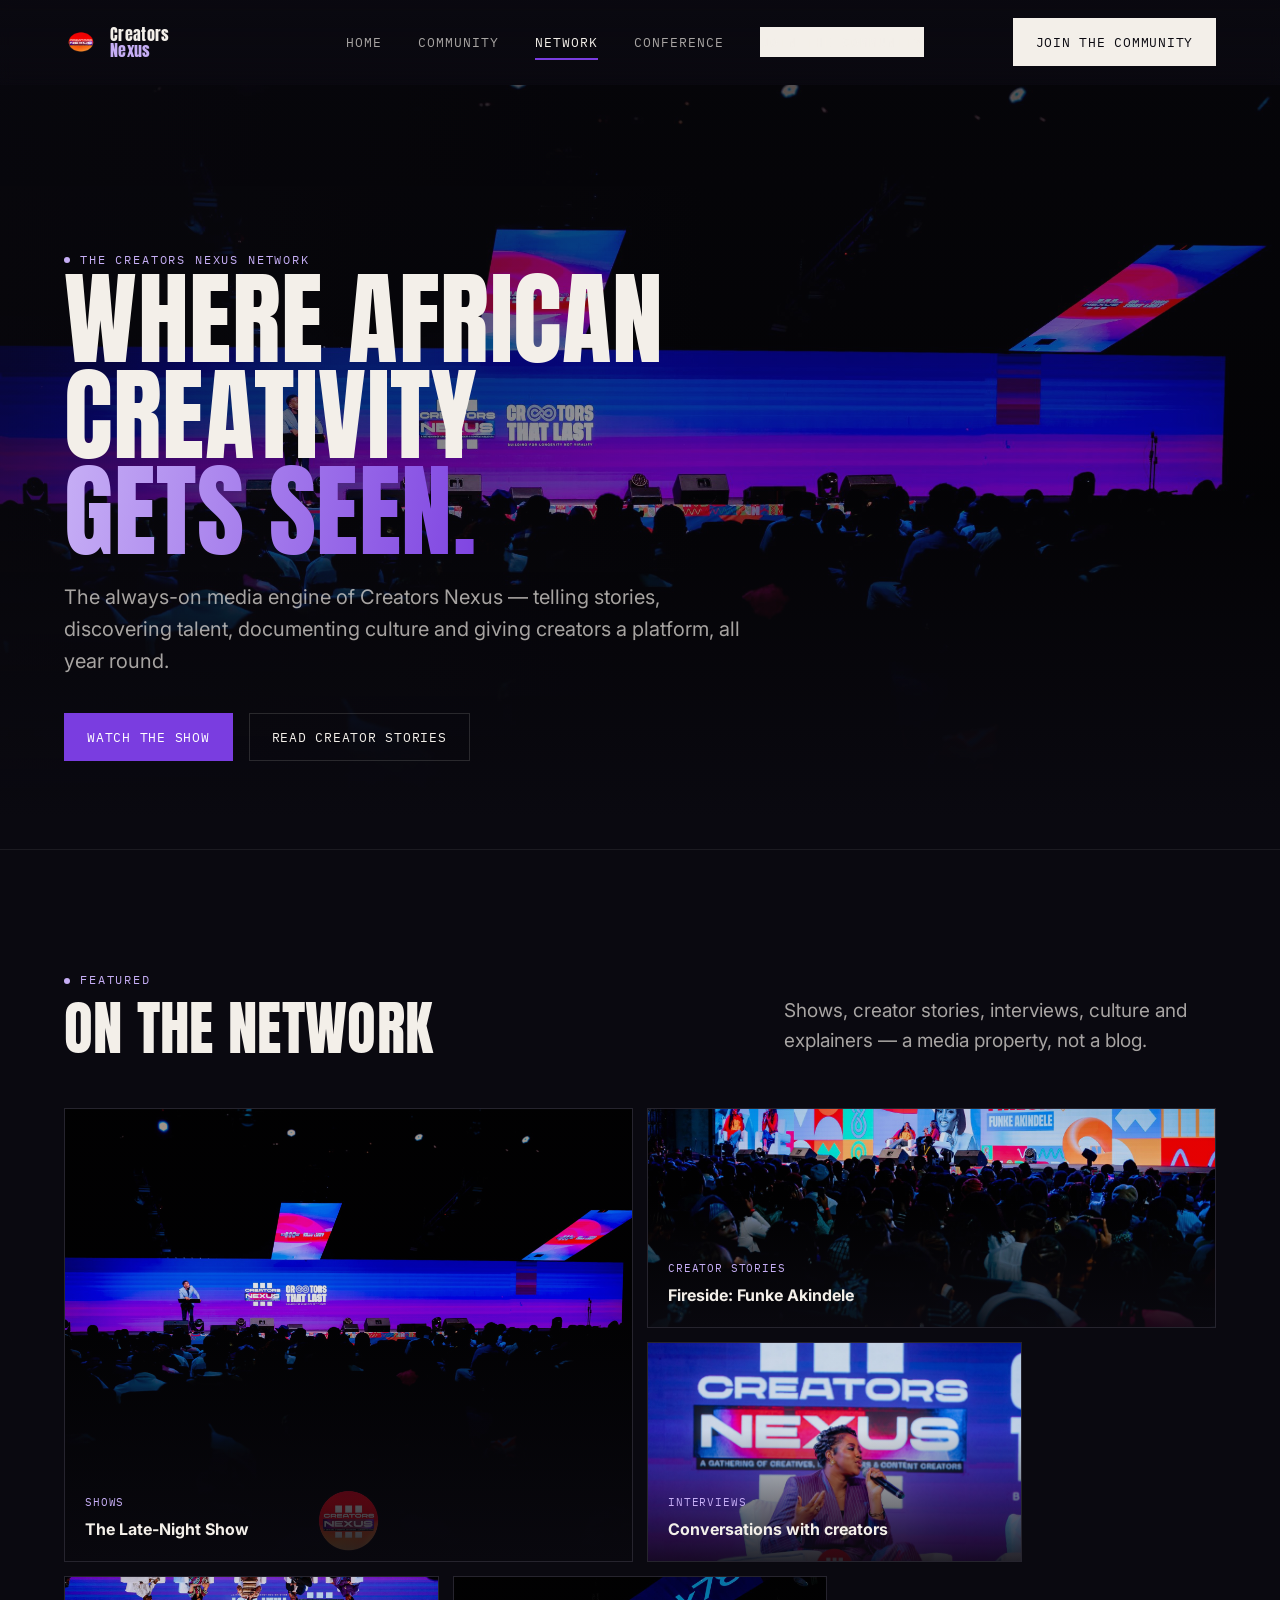
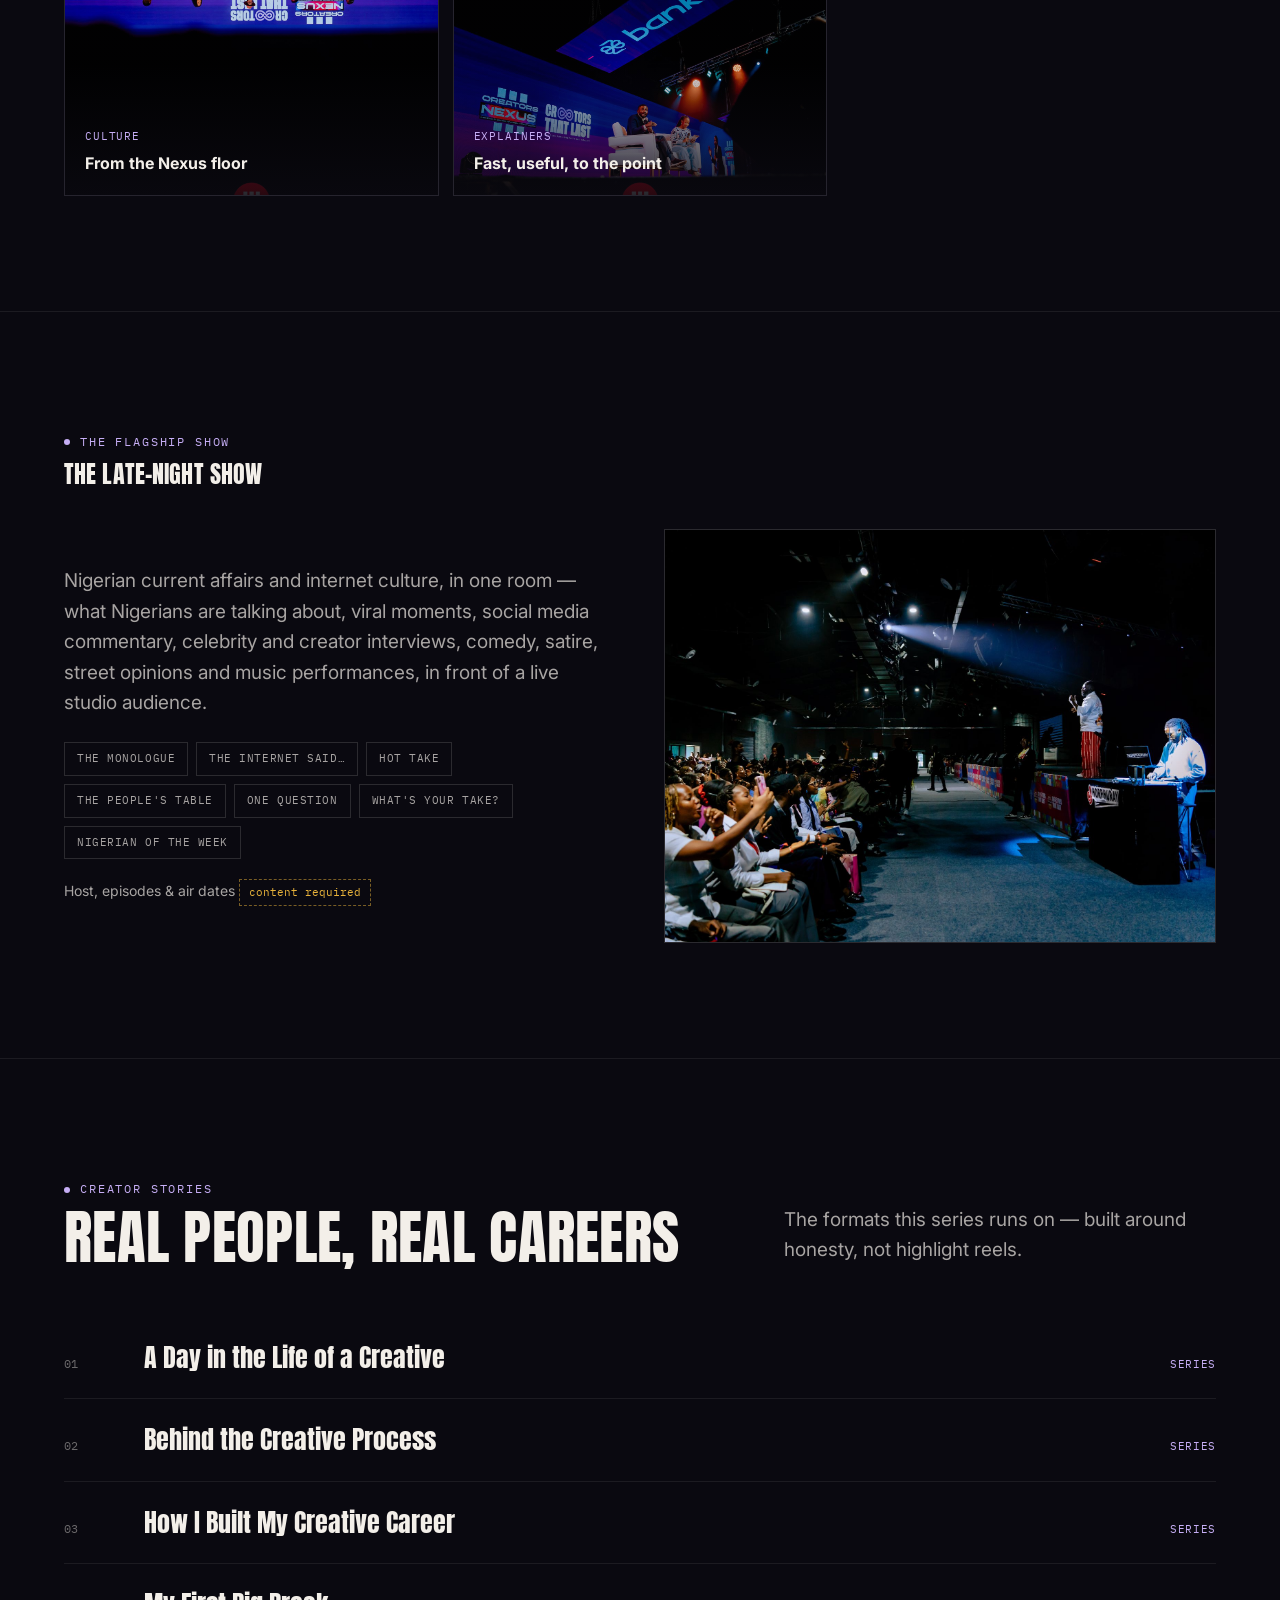
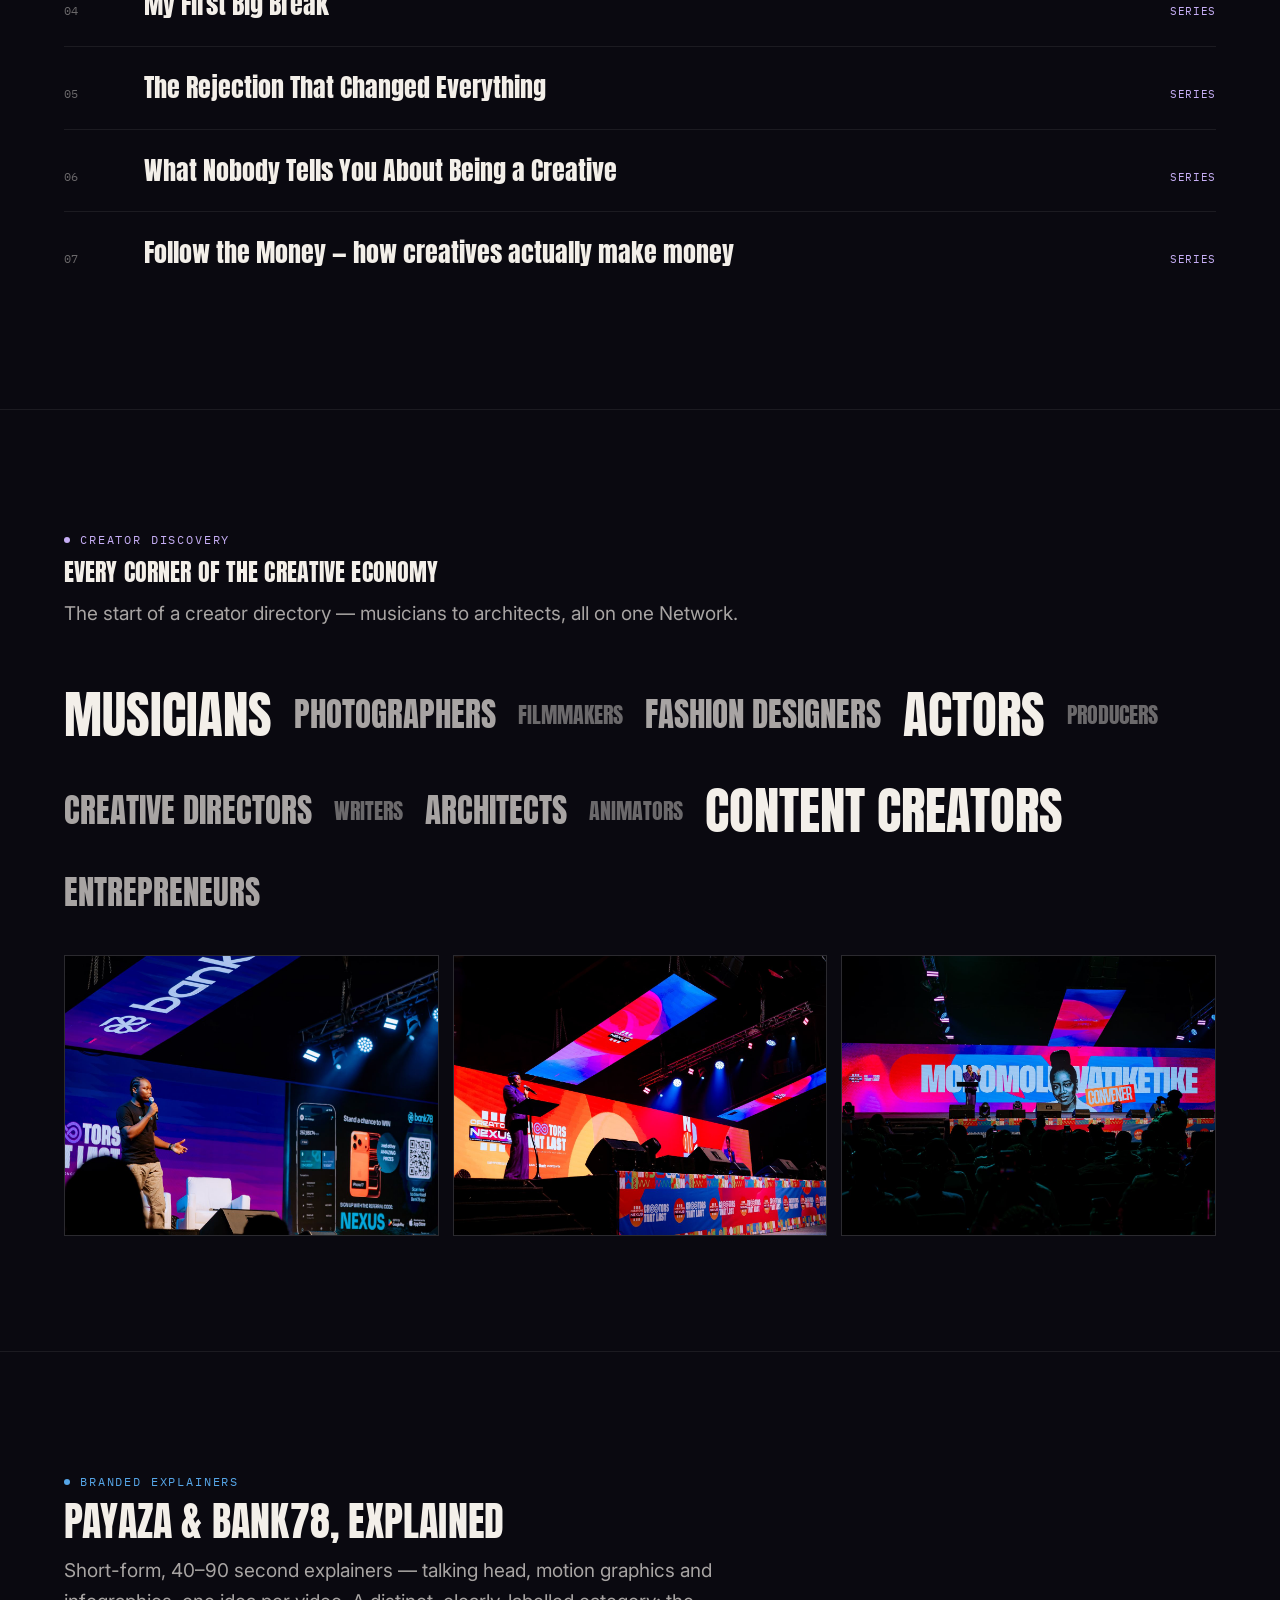
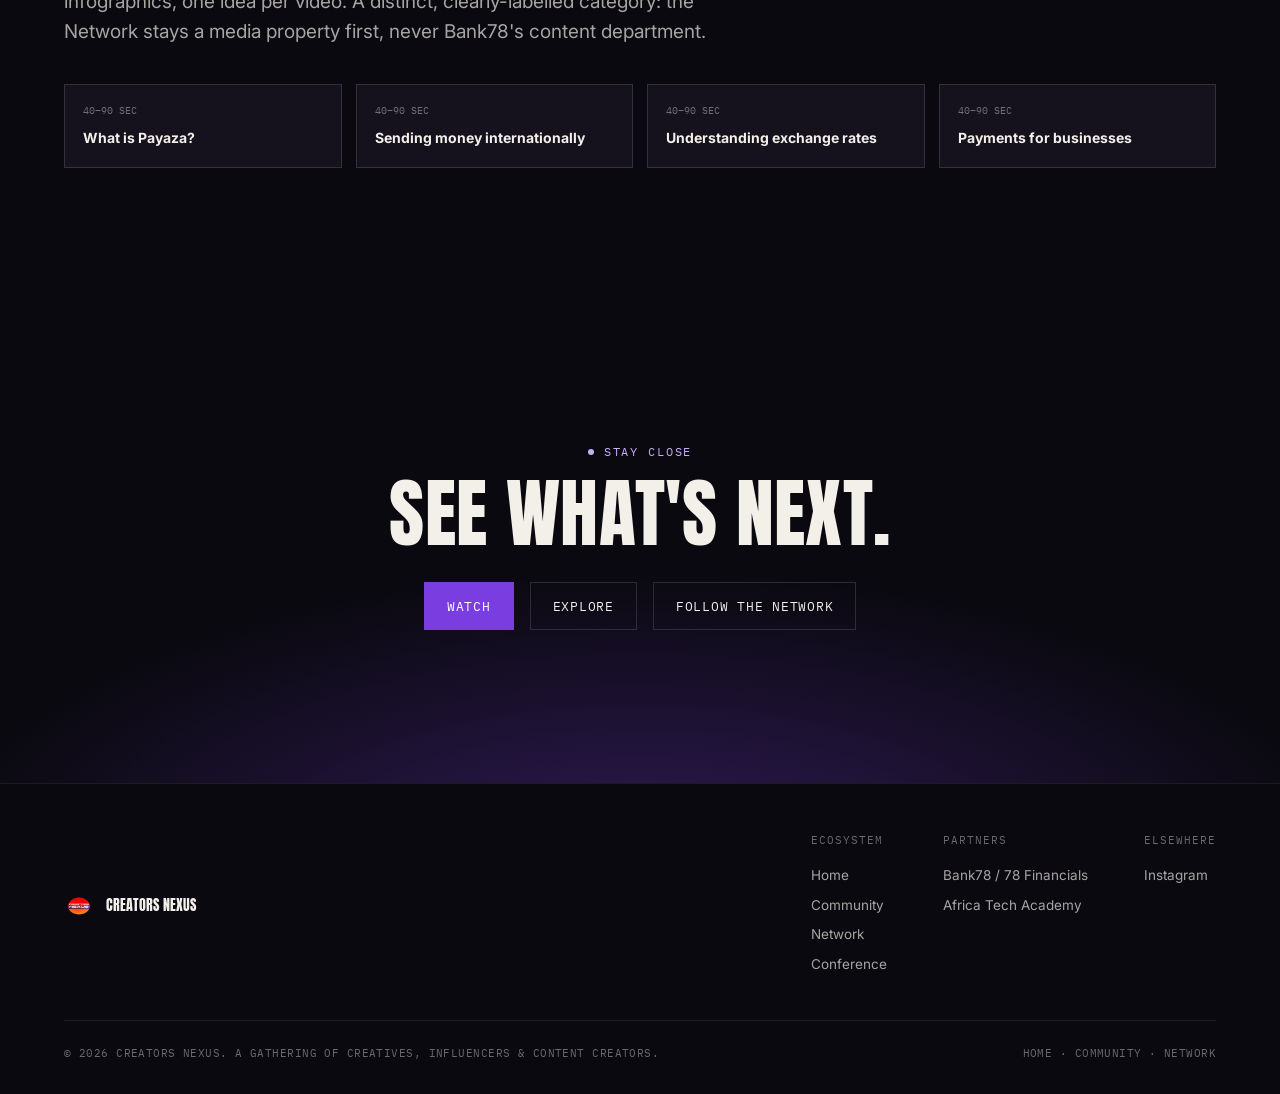
<file: network/index.html>
<!doctype html>
<html lang="en">
<head>
<meta charset="UTF-8">
<meta name="viewport" content="width=device-width, initial-scale=1">
<title>Network — Creators Nexus</title>
<meta name="description" content="Where African creativity gets seen. The always-on media engine of Creators Nexus — shows, creator stories, interviews and culture.">
<link rel="icon" href="../assets/web/favicon-32.png" sizes="32x32">
<link rel="icon" href="../assets/web/favicon-192.png" sizes="192x192">
<link rel="apple-touch-icon" href="../assets/web/favicon-192.png">
<link rel="stylesheet" href="../css/style.css">
</head>
<body>
<a class="skip-link" href="#main">Skip to content</a>

<header>
  <nav class="site-nav" aria-label="Primary">
    <a class="brand" href="../index.html" aria-label="Creators Nexus home">
      <img src="../assets/web/favicon-192.png" alt="" width="34" height="34">
      <span class="word"><span>Creators</span><span class="n2">Nexus</span></span>
    </a>
    <div class="nav-scrim"></div>
    <ul class="nav-links" id="nav-links">
      <li><a href="../index.html">Home</a></li>
      <li><a href="../community/index.html">Community</a></li>
      <li><a class="current" href="index.html">Network</a></li>
      <li><a href="../index.html#conference">Conference</a></li>
      <li><a class="btn btn-fill" href="../community/index.html#join">Join the Community</a></li>
    </ul>
    <div class="nav-cta">
      <a class="btn btn-fill" href="../community/index.html#join">Join the Community</a>
      <button class="nav-toggle" aria-controls="nav-links" aria-expanded="false" aria-label="Toggle menu">
        <span></span><span></span><span></span>
      </button>
    </div>
  </nav>
</header>

<main id="main">

  <!-- ============================================================ HERO -->
  <section class="hero" style="min-height: min(760px, 100vh);">
    <div class="hero-media">
      <img src="../assets/web/network-hero.jpg" alt="A speaker addressing the crowd on the Creators Nexus stage, lit in deep purple and blue light.">
    </div>
    <div class="wrap hero-inner">
      <p class="eyebrow purple"><span class="dot"></span>The Creators Nexus Network</p>
      <h1 class="display" style="max-width:15ch;">Where African creativity<span class="accent">gets seen.</span></h1>
      <p class="lede">The always-on media engine of Creators Nexus — telling stories, discovering talent, documenting culture and giving creators a platform, all year round.</p>
      <div class="cta-row">
        <a class="btn btn-purple" href="#show">Watch the Show</a>
        <a class="btn btn-line" href="#stories">Read Creator Stories</a>
      </div>
    </div>
  </section>

  <!-- ================================================ FEATURED CONTENT -->
  <section class="section reveal">
    <div class="wrap">
      <div class="section-head">
        <div>
          <p class="eyebrow purple"><span class="dot"></span>Featured</p>
          <h2 class="display" style="margin-top:10px;">On the Network</h2>
        </div>
        <p class="lede" style="max-width:36ch;">Shows, creator stories, interviews, culture and explainers — a media property, not a blog.</p>
      </div>

      <div class="feature-grid">
        <a class="feature-card fc-a" href="#show">
          <img src="../assets/web/network-hero.jpg" alt="Speaker on the Creators Nexus stage under purple stage light.">
          <div class="body"><p class="cat">Shows</p><h4>The Late-Night Show</h4></div>
        </a>
        <a class="feature-card fc-b" href="#stories">
          <img src="../assets/web/conference-fireside.jpg" alt="Crowd watching a Fireside Chat with Funke Akindele on the main stage.">
          <div class="body"><p class="cat">Creator Stories</p><h4>Fireside: Funke Akindele</h4></div>
        </a>
        <a class="feature-card fc-c" href="#stories">
          <img src="../assets/web/network-interview.jpg" alt="A guest speaking into a microphone on stage.">
          <div class="body"><p class="cat">Interviews</p><h4>Conversations with creators</h4></div>
        </a>
        <a class="feature-card fc-d" href="#discovery">
          <img src="../assets/web/conference-speaker-01.jpg" alt="A speaker addressing the audience against the Creators Nexus backdrop.">
          <div class="body"><p class="cat">Culture</p><h4>From the Nexus floor</h4></div>
        </a>
        <a class="feature-card fc-e" href="#explainers">
          <img src="../assets/web/conference-detail-01.jpg" alt="Detail shot of the Creators Nexus stage production.">
          <div class="body"><p class="cat">Explainers</p><h4>Fast, useful, to the point</h4></div>
        </a>
      </div>
    </div>
  </section>

  <!-- ================================================ FLAGSHIP SHOW -->
  <section class="section reveal" id="show">
    <div class="wrap">
      <p class="eyebrow purple"><span class="dot"></span>The flagship show</p>
      <h2 class="display" style="margin-top:10px;">The Late-Night Show</h2>

      <div class="show-panel">
        <div>
          <p class="lede">Nigerian current affairs and internet culture, in one room — what Nigerians are talking about, viral moments, social media commentary, celebrity and creator interviews, comedy, satire, street opinions and music performances, in front of a live studio audience.</p>
          <p class="tag-row" style="margin-top:24px;">
            <span class="tag">The Monologue</span>
            <span class="tag">The Internet Said…</span>
            <span class="tag">Hot Take</span>
            <span class="tag">The People's Table</span>
            <span class="tag">One Question</span>
            <span class="tag">What's Your Take?</span>
            <span class="tag">Nigerian of the Week</span>
          </p>
          <p class="lede" style="margin-top:20px; font-size:14px;">Host, episodes &amp; air dates <span class="req-flag">content required</span></p>
        </div>
        <div class="shot">
          <img src="../assets/web/network-performance.jpg" alt="A performer on stage at a Creators Nexus event, spotlit in front of a cheering crowd.">
        </div>
      </div>
    </div>
  </section>

  <!-- ================================================ CREATOR STORIES -->
  <section class="section reveal" id="stories">
    <div class="wrap">
      <div class="section-head">
        <div>
          <p class="eyebrow purple"><span class="dot"></span>Creator Stories</p>
          <h2 class="display" style="margin-top:10px;">Real people, real careers</h2>
        </div>
        <p class="lede" style="max-width:36ch;">The formats this series runs on — built around honesty, not highlight reels.</p>
      </div>

      <div class="story-index">
        <div class="story-row"><span class="idx">01</span><h4>A Day in the Life of a Creative</h4><span class="fmt">Series</span></div>
        <div class="story-row"><span class="idx">02</span><h4>Behind the Creative Process</h4><span class="fmt">Series</span></div>
        <div class="story-row"><span class="idx">03</span><h4>How I Built My Creative Career</h4><span class="fmt">Series</span></div>
        <div class="story-row"><span class="idx">04</span><h4>My First Big Break</h4><span class="fmt">Series</span></div>
        <div class="story-row"><span class="idx">05</span><h4>The Rejection That Changed Everything</h4><span class="fmt">Series</span></div>
        <div class="story-row"><span class="idx">06</span><h4>What Nobody Tells You About Being a Creative</h4><span class="fmt">Series</span></div>
        <div class="story-row"><span class="idx">07</span><h4>Follow the Money — how creatives actually make money</h4><span class="fmt">Series</span></div>
      </div>
    </div>
  </section>

  <!-- ================================================ CREATOR DISCOVERY -->
  <section class="section reveal" id="discovery">
    <div class="wrap">
      <p class="eyebrow purple"><span class="dot"></span>Creator Discovery</p>
      <h2 class="display" style="margin-top:10px;">Every corner of the creative economy</h2>
      <p class="lede" style="margin-top:16px;">The start of a creator directory — musicians to architects, all on one Network.</p>

      <div class="word-mosaic">
        <span class="lg">Musicians</span>
        <span class="md">Photographers</span>
        <span class="sm">Filmmakers</span>
        <span class="md">Fashion Designers</span>
        <span class="lg">Actors</span>
        <span class="sm">Producers</span>
        <span class="md">Creative Directors</span>
        <span class="sm">Writers</span>
        <span class="md">Architects</span>
        <span class="sm">Animators</span>
        <span class="lg">Content Creators</span>
        <span class="md">Entrepreneurs</span>
      </div>

      <div class="mosaic-photos">
        <img src="../assets/web/conference-speaker-02.jpg" alt="A speaker on the Creators Nexus stage.">
        <img src="../assets/web/conference-stage-wide.jpg" alt="Wide view of the Creators Nexus stage during a session.">
        <img src="../assets/web/conference-convener.jpg" alt="A speaker addressing the room from the Creators Nexus stage.">
      </div>
    </div>
  </section>

  <!-- ================================================ BRANDED EXPLAINERS -->
  <section class="section reveal" id="explainers">
    <div class="wrap">
      <p class="eyebrow blue"><span class="dot"></span>Branded Explainers</p>
      <h2 class="display" style="font-size:clamp(26px,3.4vw,40px); margin-top:10px;">Payaza &amp; Bank78, explained</h2>
      <p class="lede" style="margin-top:16px; max-width:56ch;">Short-form, 40–90 second explainers — talking head, motion graphics and infographics, one idea per video. A distinct, clearly-labelled category: the Network stays a media property first, never Bank78's content department.</p>

      <div class="explainer-strip">
        <div class="explainer-card"><p class="dur">40–90 sec</p><h5>What is Payaza?</h5></div>
        <div class="explainer-card"><p class="dur">40–90 sec</p><h5>Sending money internationally</h5></div>
        <div class="explainer-card"><p class="dur">40–90 sec</p><h5>Understanding exchange rates</h5></div>
        <div class="explainer-card"><p class="dur">40–90 sec</p><h5>Payments for businesses</h5></div>
      </div>
    </div>
  </section>

  <!-- ================================================ FINAL CTA -->
  <section class="final-cta reveal">
    <div class="wrap inner">
      <p class="eyebrow purple" style="justify-content:center;"><span class="dot"></span>Stay close</p>
      <h2 class="display" style="margin-top:16px;">See what's next.</h2>
      <div class="cta-row">
        <a class="btn btn-purple" href="#show">Watch</a>
        <a class="btn btn-line" href="../community/index.html#join">Explore</a>
        <a class="btn btn-line" href="https://www.instagram.com/the.creatorsnexus/" target="_blank" rel="noopener">Follow the Network</a>
      </div>
    </div>
  </section>

</main>

<footer class="site-footer">
  <div class="wrap">
    <div class="footer-grid">
      <a class="footer-brand" href="../index.html">
        <img src="../assets/web/favicon-192.png" alt="">
        <span class="word display">Creators Nexus</span>
      </a>
      <div class="footer-cols">
        <div class="footer-col">
          <h5>Ecosystem</h5>
          <a href="../index.html">Home</a>
          <a href="../community/index.html">Community</a>
          <a href="index.html">Network</a>
          <a href="../index.html#conference">Conference</a>
        </div>
        <div class="footer-col">
          <h5>Partners</h5>
          <span>Bank78 / 78 Financials</span>
          <span>Africa Tech Academy</span>
        </div>
        <div class="footer-col">
          <h5>Elsewhere</h5>
          <a href="https://www.instagram.com/the.creatorsnexus/" target="_blank" rel="noopener">Instagram</a>
        </div>
      </div>
    </div>
    <div class="footer-bottom">
      <span>© 2026 Creators Nexus. A gathering of creatives, influencers &amp; content creators.</span>
      <span>Home · Community · Network</span>
    </div>
  </div>
</footer>

<script src="../js/main.js"></script>
</body>
</html>
</file>
<file: css/style.css>
/* ==========================================================================
   CREATORS NEXUS — shared design system
   Anchor: purple. Supporting: gold (Conference), green (Community),
   blue (Capital/Bank78) — used sparingly, as accents, never competing
   with the purple anchor. Badge red/orange gradient is reserved for the
   literal logo mark only.
   ========================================================================== */

@import url('https://fonts.googleapis.com/css2?family=Anton&family=Inter:ital,wght@0,400;0,500;0,600;0,700;0,800;1,500&family=IBM+Plex+Mono:wght@400;500&display=swap');

:root{
  /* ---- surfaces ---- */
  --ink:        #0a0910;
  --ink-raised: #15121e;
  --ink-line:   rgba(241,237,231,0.14);
  --ink-line-soft: rgba(241,237,231,0.08);

  /* ---- text ---- */
  --bone:       #f3efe9;
  --bone-dim:   rgba(243,239,233,0.68);
  --bone-faint: rgba(243,239,233,0.42);

  /* ---- purple: the brand anchor ---- */
  --purple:      #7A3DE0;
  --purple-deep: #3A1768;
  --purple-soft: #C6AEF5;
  --purple-line: rgba(122,61,224,0.45);

  /* ---- pillar accents (used only where naming that pillar) ---- */
  --gold:  #E7B23A;   /* Conference */
  --green: #34B36E;   /* Community  */
  --blue:  #56A6E8;   /* Capital / Bank78 */

  /* ---- badge gradient (logo only) ---- */
  --badge-red:    #E6381F;
  --badge-orange: #F5921F;

  --font-display: 'Anton', 'Archivo Black', Impact, sans-serif;
  --font-body:    'Inter', -apple-system, 'Segoe UI', sans-serif;
  --font-mono:    'IBM Plex Mono', ui-monospace, SFMono-Regular, monospace;

  --container: 1360px;
  --edge: clamp(20px, 5vw, 64px);

  color-scheme: dark;
}

/* ---------------------------------------------------------------- reset */
*, *::before, *::after{ box-sizing: border-box; }
html{ -webkit-text-size-adjust: 100%; scroll-behavior: smooth; }
@media (prefers-reduced-motion: reduce){
  html{ scroll-behavior: auto; }
  *, *::before, *::after{ animation-duration: 0.001ms !important; animation-iteration-count: 1 !important; transition-duration: 0.001ms !important; scroll-behavior: auto !important; }
}
body{
  margin: 0;
  background: var(--ink);
  color: var(--bone);
  font-family: var(--font-body);
  font-size: 16px;
  line-height: 1.6;
  -webkit-font-smoothing: antialiased;
  overflow-x: hidden;
}
img, video{ max-width: 100%; display: block; }
a{ color: inherit; text-decoration: none; }
ul{ margin: 0; padding: 0; list-style: none; }
h1,h2,h3,h4,h5{ margin: 0; font-weight: 400; text-wrap: balance; }
p{ margin: 0; }
button{ font: inherit; color: inherit; background: none; border: 0; cursor: pointer; }
::selection{ background: var(--purple); color: #fff; }

:focus-visible{ outline: 2px solid var(--purple-soft); outline-offset: 3px; }

/* --------------------------------------------------------- type system */
.display{
  font-family: var(--font-display);
  text-transform: uppercase;
  letter-spacing: 0.005em;
  line-height: 0.94;
}
.eyebrow{
  font-family: var(--font-mono);
  font-size: 11.5px;
  letter-spacing: 0.16em;
  text-transform: uppercase;
  color: var(--bone-faint);
  display: inline-flex;
  align-items: center;
  gap: 10px;
}
.eyebrow .dot{ width: 6px; height: 6px; border-radius: 50%; background: currentColor; flex: none; }
.eyebrow.purple{ color: var(--purple-soft); }
.eyebrow.gold{ color: var(--gold); }
.eyebrow.green{ color: var(--green); }
.eyebrow.blue{ color: var(--blue); }

.lede{ color: var(--bone-dim); font-size: clamp(16px, 1.6vw, 19px); max-width: 62ch; }

/* -------------------------------------------------------------- layout */
.wrap{ max-width: var(--container); margin: 0 auto; padding: 0 var(--edge); }
.section{ padding: clamp(64px, 9vw, 120px) 0; border-top: 1px solid var(--ink-line-soft); }
.section.tight{ padding: clamp(48px, 6vw, 80px) 0; }
.section-head{ display: flex; align-items: flex-end; justify-content: space-between; gap: 24px; flex-wrap: wrap; margin-bottom: clamp(32px, 4vw, 56px); }
.section-head h2{ font-size: clamp(32px, 4.6vw, 60px); }

/* --------------------------------------------------------------- nav */
.site-nav{
  position: sticky; top: 0; z-index: 100;
  display: flex; align-items: center; justify-content: space-between;
  padding: 18px var(--edge);
  background: linear-gradient(to bottom, rgba(10,9,16,0.92), rgba(10,9,16,0.7) 70%, transparent);
  backdrop-filter: blur(6px);
  transition: background-color .25s ease, border-color .25s ease;
  border-bottom: 1px solid transparent;
}
.site-nav.solid{
  background: rgba(10,9,16,0.94);
  border-bottom-color: var(--ink-line-soft);
}
.brand{ display: flex; align-items: center; gap: 12px; }
.brand img{ width: 34px; height: 34px; border-radius: 50%; flex: none; }
.brand .word{ font-family: var(--font-display); font-size: 16px; letter-spacing: 0.02em; line-height: 1; }
.brand .word span{ display: block; }
.brand .word .n2{ color: var(--purple-soft); }

.nav-links{ display: flex; align-items: center; gap: 36px; }
.nav-links a{
  font-family: var(--font-mono); font-size: 12.5px; text-transform: uppercase; letter-spacing: 0.08em;
  color: var(--bone-dim); position: relative; padding: 4px 0;
}
.nav-links a:hover{ color: var(--bone); }
.nav-links a.current{ color: var(--bone); }
.nav-links a.current::after{ content:''; position:absolute; left:0; right:0; bottom:-6px; height:2px; background: var(--purple); }

.btn{
  display: inline-flex; align-items: center; justify-content: center; gap: 8px;
  font-family: var(--font-mono); font-size: 12.5px; text-transform: uppercase; letter-spacing: 0.06em;
  padding: 13px 22px; border: 1px solid var(--bone); white-space: nowrap;
  transition: background-color .2s ease, color .2s ease, border-color .2s ease, transform .15s ease;
}
.btn-fill{ background: var(--bone); color: var(--ink); }
.btn-fill:hover{ background: var(--purple-soft); border-color: var(--purple-soft); color: #170a2c; }
.btn-line{ border-color: var(--ink-line); color: var(--bone); }
.btn-line:hover{ border-color: var(--bone); }
.btn-purple{ background: var(--purple); border-color: var(--purple); color: #fff; }
.btn-purple:hover{ background: #8f57ea; border-color: #8f57ea; }

.nav-cta{ display: flex; align-items: center; gap: 20px; }
.nav-toggle{ display: none; }

/* mobile nav */
@media (max-width: 880px){
  .nav-links{
    position: fixed; inset: 0 0 0 auto; width: min(78vw, 340px); height: 100dvh;
    background: var(--ink-raised); border-left: 1px solid var(--ink-line);
    flex-direction: column; align-items: flex-start; justify-content: center; gap: 28px;
    padding: 40px var(--edge);
    transform: translateX(100%); transition: transform .3s ease;
  }
  .nav-links.open{ transform: translateX(0); }
  .nav-links a{ font-size: 16px; }
  .nav-toggle{
    display: flex; flex-direction: column; gap: 5px; width: 26px; z-index: 110;
  }
  .nav-toggle span{ display:block; height: 2px; background: var(--bone); transition: transform .2s ease, opacity .2s ease; }
  .nav-toggle[aria-expanded="true"] span:nth-child(1){ transform: translateY(7px) rotate(45deg); }
  .nav-toggle[aria-expanded="true"] span:nth-child(2){ opacity: 0; }
  .nav-toggle[aria-expanded="true"] span:nth-child(3){ transform: translateY(-7px) rotate(-45deg); }
  .nav-scrim{
    position: fixed; inset: 0; background: rgba(0,0,0,0.5); opacity: 0; pointer-events: none; transition: opacity .3s ease; z-index: 99;
  }
  .nav-scrim.open{ opacity: 1; pointer-events: auto; }
  .nav-cta .btn-fill{ display: none; }
}

/* --------------------------------------------------------------- hero */
.hero{
  position: relative; min-height: min(880px, 100vh); display: flex; align-items: flex-end;
  padding: clamp(80px, 14vw, 160px) 0 clamp(48px, 7vw, 88px);
  overflow: hidden;
}
.hero-media{ position: absolute; inset: 0; z-index: 0; }
.hero-media img{ width: 100%; height: 100%; object-fit: cover; object-position: center 28%; }
.hero-media::after{
  content: ''; position: absolute; inset: 0;
  background:
    linear-gradient(to top, var(--ink) 4%, rgba(10,9,16,0.35) 46%, rgba(10,9,16,0.55) 100%),
    linear-gradient(to right, rgba(10,9,16,0.5), transparent 55%);
}
.hero-inner{ position: relative; z-index: 1; width: 100%; }
.hero h1{ font-size: clamp(44px, 8vw, 108px); max-width: 16ch; }
.hero h1 .accent{
  display: block;
  background: linear-gradient(100deg, var(--purple-soft), var(--purple) 60%);
  -webkit-background-clip: text; background-clip: text; color: transparent;
}
.hero .lede{ margin-top: 22px; max-width: 52ch; font-size: clamp(16px, 1.8vw, 20px); }
.hero .cta-row{ margin-top: 36px; display: flex; gap: 16px; flex-wrap: wrap; }
.hero .scroll-cue{
  position: absolute; right: var(--edge); bottom: 28px; z-index: 1;
  font-family: var(--font-mono); font-size: 10.5px; letter-spacing: 0.14em; text-transform: uppercase;
  color: var(--bone-faint); writing-mode: vertical-rl; display: flex; align-items: center; gap: 10px;
}
.hero .scroll-cue::after{ content: ''; width: 1px; height: 40px; background: var(--bone-faint); }

/* ------------------------------------------------------------ doorways */
.doorways{ display: grid; grid-template-columns: 1.2fr 1fr; gap: 1px; background: var(--ink-line); border: 1px solid var(--ink-line); margin-top: clamp(40px,5vw,64px); }
.doorway{ position: relative; background: var(--ink); min-height: 420px; display: flex; align-items: flex-end; overflow: hidden; }
.doorway img{ position: absolute; inset: 0; width: 100%; height: 100%; object-fit: cover; transition: transform .6s ease; }
.doorway:hover img{ transform: scale(1.04); }
.doorway::after{ content:''; position:absolute; inset:0; background: linear-gradient(to top, rgba(10,9,16,0.92), rgba(10,9,16,0.25) 55%, transparent); }
.doorway-body{ position: relative; z-index: 1; padding: clamp(28px,3vw,44px); width: 100%; }
.doorway .eyebrow{ margin-bottom: 10px; }
.doorway h3{ font-family: var(--font-display); font-size: clamp(28px,3vw,42px); }
.doorway p{ margin-top: 12px; color: var(--bone-dim); max-width: 40ch; font-size: 14.5px; }
.doorway .go{ margin-top: 18px; font-family: var(--font-mono); font-size: 11.5px; letter-spacing: 0.08em; text-transform: uppercase; display: inline-flex; align-items: center; gap: 8px; }
@media (max-width: 820px){ .doorways{ grid-template-columns: 1fr; } .doorway{ min-height: 340px; } }

/* ------------------------------------------------------------- ecosystem */
.eco-grid{ display: grid; grid-template-columns: repeat(4, 1fr); gap: 1px; background: var(--ink-line); border: 1px solid var(--ink-line); margin-top: clamp(32px,4vw,48px); }
.eco-cell{ background: var(--ink); padding: 28px 22px; border-top: 3px solid var(--ink-line); }
.eco-cell.network{ border-top-color: var(--purple); }
.eco-cell.community{ border-top-color: var(--green); }
.eco-cell.conference{ border-top-color: var(--gold); }
.eco-cell.capital{ border-top-color: var(--blue); }
.eco-cell h4{ font-family: var(--font-mono); font-size: 12px; letter-spacing: 0.06em; text-transform: uppercase; margin-bottom: 14px; }
.eco-cell.network h4{ color: var(--purple-soft); }
.eco-cell.community h4{ color: var(--green); }
.eco-cell.conference h4{ color: var(--gold); }
.eco-cell.capital h4{ color: var(--blue); }
.eco-cell ul{ font-size: 13.5px; color: var(--bone-dim); display: flex; flex-direction: column; gap: 8px; }
@media (max-width: 900px){ .eco-grid{ grid-template-columns: repeat(2,1fr); } }

/* --------------------------------------------------------------- archive */
.archive{ margin-top: clamp(32px,4vw,48px); display: grid; grid-template-columns: repeat(3, 1fr); gap: 1px; background: var(--ink-line); border: 1px solid var(--ink-line); }
.archive-card{ background: var(--ink); display: flex; flex-direction: column; }
.archive-card .shot{ position: relative; aspect-ratio: 4/3; overflow: hidden; }
.archive-card .shot img{ width: 100%; height: 100%; object-fit: cover; filter: grayscale(0.15); }
.archive-card .num{ position: absolute; top: 16px; left: 16px; font-family: var(--font-mono); font-size: 11px; letter-spacing: 0.08em; background: rgba(10,9,16,0.7); padding: 5px 9px; }
.archive-card .body{ padding: 22px; flex: 1; display: flex; flex-direction: column; }
.archive-card .ed{ font-family: var(--font-mono); font-size: 11px; color: var(--gold); text-transform: uppercase; letter-spacing: 0.08em; }
.archive-card h4{ font-family: var(--font-display); font-size: 24px; margin-top: 8px; }
.archive-card p{ margin-top: 10px; color: var(--bone-dim); font-size: 13.8px; flex: 1; }
.archive-card .req{ margin-top: 14px; font-family: var(--font-mono); font-size: 10.5px; color: var(--bone-faint); border: 1px dashed var(--ink-line); padding: 6px 10px; align-self: flex-start; }
@media (max-width: 900px){ .archive{ grid-template-columns: 1fr; } }

/* --------------------------------------------------------------- evolution */
.evolution{ background: var(--ink-raised); }
.evo-lines{ margin-top: clamp(28px,4vw,44px); display: flex; flex-direction: column; gap: 0; }
.evo-line{ display: grid; grid-template-columns: 220px 1fr; gap: 24px; padding: 26px 0; border-top: 1px solid var(--ink-line-soft); align-items: baseline; }
.evo-line:first-child{ border-top: none; }
.evo-line .who{ font-family: var(--font-mono); font-size: 12px; letter-spacing: 0.08em; text-transform: uppercase; }
.evo-line:nth-child(1) .who{ color: var(--gold); }
.evo-line:nth-child(2) .who{ color: var(--green); }
.evo-line:nth-child(3) .who{ color: var(--purple-soft); }
.evo-line .what{ font-family: var(--font-display); font-size: clamp(22px,2.6vw,34px); }
@media (max-width: 700px){ .evo-line{ grid-template-columns: 1fr; gap: 8px; } }

/* --------------------------------------------------------------- feature grid (network/community teasers) */
.feature-grid{ margin-top: clamp(32px,4vw,48px); display: grid; grid-template-columns: repeat(6, 1fr); grid-auto-rows: 220px; gap: 14px; }
.feature-card{ position: relative; overflow: hidden; background: var(--ink-raised); border: 1px solid var(--ink-line-soft); }
.feature-card img{ position: absolute; inset: 0; width: 100%; height: 100%; object-fit: cover; transition: transform .5s ease; }
.feature-card:hover img{ transform: scale(1.05); }
.feature-card::after{ content:''; position:absolute; inset:0; background: linear-gradient(to top, rgba(10,9,16,0.88), rgba(10,9,16,0.1) 60%); }
.feature-card .body{ position: absolute; left: 0; right: 0; bottom: 0; z-index: 1; padding: 18px 20px; }
.feature-card .cat{ font-family: var(--font-mono); font-size: 10.5px; text-transform: uppercase; letter-spacing: 0.08em; color: var(--purple-soft); }
.feature-card h4{ font-family: var(--font-body); font-weight: 700; font-size: 16px; margin-top: 6px; text-transform: none; }
.fc-a{ grid-column: span 3; grid-row: span 2; }
.fc-b{ grid-column: span 3; }
.fc-c{ grid-column: span 2; }
.fc-d{ grid-column: span 2; }
.fc-e{ grid-column: span 2; }
@media (max-width: 900px){
  .feature-grid{ grid-template-columns: repeat(2,1fr); grid-auto-rows: 200px; }
  .fc-a{ grid-column: span 2; grid-row: span 2; }
  .fc-b, .fc-c, .fc-d, .fc-e{ grid-column: span 1; grid-row: span 1; }
}

/* --------------------------------------------------------------- outcomes band */
.outcomes{ margin-top: clamp(28px,4vw,44px); display: grid; grid-template-columns: repeat(5, 1fr); gap: 1px; background: var(--ink-line); border: 1px solid var(--ink-line); }
.outcome{ background: var(--ink); padding: 26px 18px; }
.outcome .n{ font-family: var(--font-mono); font-size: 11px; color: var(--purple-soft); }
.outcome h4{ font-family: var(--font-display); font-size: 19px; margin-top: 10px; }
.outcome p{ margin-top: 8px; font-size: 12.8px; color: var(--bone-dim); }
@media (max-width: 900px){ .outcomes{ grid-template-columns: repeat(2,1fr); } }

/* --------------------------------------------------------------- capital */
.capital-layout{ display: grid; grid-template-columns: 1fr 1.4fr; gap: clamp(32px,5vw,64px); align-items: center; }
.capital-mark{ border: 1px solid var(--ink-line); padding: clamp(28px,4vw,44px); display: flex; flex-direction: column; gap: 18px; }
.capital-mark .tag{ font-family: var(--font-mono); font-size: 11px; letter-spacing: 0.1em; text-transform: uppercase; color: var(--blue); }
.capital-mark img{ width: 100%; height: auto; border: 1px solid var(--ink-line); }
@media (max-width: 820px){ .capital-layout{ grid-template-columns: 1fr; } }

/* --------------------------------------------------------------- final CTA */
.final-cta{
  position: relative; padding: clamp(88px,12vw,160px) 0; text-align: center; overflow: hidden;
}
.final-cta::before{
  content:''; position:absolute; inset:0;
  background: radial-gradient(1100px 480px at 50% 120%, rgba(122,61,224,0.35), transparent 65%);
}
.final-cta .inner{ position: relative; z-index: 1; }
.final-cta h2{ font-size: clamp(38px,6vw,76px); max-width: 20ch; margin: 0 auto; }
.final-cta .cta-row{ margin-top: 32px; display: flex; gap: 16px; justify-content: center; flex-wrap: wrap; }

/* --------------------------------------------------------------- footer */
footer.site-footer{ border-top: 1px solid var(--ink-line-soft); padding: 48px 0 32px; }
.footer-grid{ display: flex; justify-content: space-between; gap: 32px; flex-wrap: wrap; }
.footer-brand{ display: flex; align-items: center; gap: 12px; }
.footer-brand img{ width: 30px; height: 30px; border-radius: 50%; }
.footer-brand .word{ font-family: var(--font-display); font-size: 14px; }
.footer-cols{ display: flex; gap: 56px; flex-wrap: wrap; }
.footer-col h5{ font-family: var(--font-mono); font-size: 10.5px; letter-spacing: 0.1em; text-transform: uppercase; color: var(--bone-faint); margin-bottom: 12px; }
.footer-col a, .footer-col span{ display: block; font-size: 13.5px; color: var(--bone-dim); padding: 4px 0; }
.footer-col a:hover{ color: var(--bone); }
.footer-bottom{ margin-top: 40px; padding-top: 24px; border-top: 1px solid var(--ink-line-soft); display: flex; justify-content: space-between; gap: 16px; flex-wrap: wrap; font-family: var(--font-mono); font-size: 11px; color: var(--bone-faint); text-transform: uppercase; letter-spacing: 0.04em; }

/* --------------------------------------------------------------- reveal
   Progressive enhancement: elements are fully visible by default. JS adds
   .pre (hidden, offset) right before observing, so content only ever
   disappears when the animation is actually going to run. No-JS, slow-JS
   and JS-error states all just show the page normally. */
.reveal.pre{ opacity: 0; transform: translateY(18px); transition: opacity .6s ease, transform .6s ease; }
.reveal.pre.in{ opacity: 1; transform: none; }

/* --------------------------------------------------------------- misc components reused across pages */
.tag-row{ display: flex; flex-wrap: wrap; gap: 8px; }
.tag{ font-family: var(--font-mono); font-size: 11px; text-transform: uppercase; letter-spacing: 0.05em; padding: 7px 12px; border: 1px solid var(--ink-line); color: var(--bone-dim); }

.pillcard{ border: 1px solid var(--ink-line); padding: 26px; background: var(--ink-raised); }
.pillcard h4{ font-family: var(--font-body); font-weight: 700; font-size: 16px; margin-bottom: 10px; }
.pillcard p{ color: var(--bone-dim); font-size: 14px; }

.req-flag{ display: inline-block; font-family: var(--font-mono); font-size: 10.5px; color: var(--gold); border: 1px dashed rgba(231,178,58,0.5); padding: 4px 9px; }

.skip-link{
  position: absolute; left: -999px; top: 0; background: var(--purple); color: #fff; padding: 12px 18px; z-index: 1000;
  font-family: var(--font-mono); font-size: 12px; text-transform: uppercase; letter-spacing: 0.06em;
}
.skip-link:focus{ left: var(--edge); top: 12px; }

/* --------------------------------------------------------------- pill nav (in-page index) */
.pill-nav{ display: flex; flex-wrap: wrap; gap: 10px; margin-top: clamp(24px,3vw,36px); }
.pill-nav a{
  font-family: var(--font-mono); font-size: 12px; text-transform: uppercase; letter-spacing: 0.06em;
  padding: 10px 18px; border: 1px solid var(--ink-line); color: var(--bone-dim);
  transition: border-color .2s ease, color .2s ease;
}
.pill-nav a:hover{ border-color: var(--green); color: var(--bone); }

/* --------------------------------------------------------------- quote block */
.quote-block{ border-left: 3px solid var(--purple); padding: 4px 0 4px 26px; margin-top: clamp(28px,4vw,40px); }
.quote-block p{ font-family: var(--font-display); font-size: clamp(22px,2.8vw,34px); line-height: 1.15; text-transform: none; letter-spacing: 0; }
.quote-block cite{ display: block; margin-top: 14px; font-family: var(--font-mono); font-size: 11.5px; color: var(--bone-faint); text-transform: uppercase; letter-spacing: 0.06em; font-style: normal; }

/* --------------------------------------------------------------- access / opportunities lists */
.chip-cloud{ display: flex; flex-wrap: wrap; gap: 10px; margin-top: clamp(20px,3vw,28px); }
.chip{ font-size: 14px; padding: 10px 16px; border: 1px solid var(--ink-line); color: var(--bone-dim); background: var(--ink-raised); }

.directory-grid{ margin-top: clamp(28px,4vw,40px); display: grid; grid-template-columns: repeat(4, 1fr); gap: 1px; background: var(--ink-line); border: 1px solid var(--ink-line); }
.directory-cell{ background: var(--ink); padding: 24px 20px; min-height: 132px; display: flex; flex-direction: column; justify-content: space-between; }
.directory-cell h4{ font-family: var(--font-body); font-weight: 700; font-size: 15px; }
.directory-cell span{ font-family: var(--font-mono); font-size: 10px; color: var(--bone-faint); text-transform: uppercase; letter-spacing: 0.05em; }
@media (max-width: 900px){ .directory-grid{ grid-template-columns: repeat(2,1fr); } }

/* --------------------------------------------------------------- word mosaic (who it's for) */
.word-mosaic{ margin-top: clamp(28px,4vw,44px); display: flex; flex-wrap: wrap; gap: 14px 22px; align-items: center; }
.word-mosaic span{ font-family: var(--font-display); text-transform: uppercase; color: var(--bone-dim); transition: color .2s ease; }
.word-mosaic span:hover{ color: var(--bone); }
.word-mosaic .lg{ font-size: clamp(30px,4vw,52px); color: var(--bone); }
.word-mosaic .md{ font-size: clamp(22px,2.6vw,34px); }
.word-mosaic .sm{ font-size: clamp(16px,1.8vw,22px); color: var(--bone-faint); }
.mosaic-photos{ margin-top: clamp(24px,3vw,36px); display: grid; grid-template-columns: repeat(3, 1fr); gap: 14px; }
.mosaic-photos img{ width: 100%; aspect-ratio: 4/3; object-fit: cover; border: 1px solid var(--ink-line); }
@media (max-width: 700px){ .mosaic-photos{ grid-template-columns: repeat(2,1fr); } }

/* --------------------------------------------------------------- promise columns */
.promise-grid{ margin-top: clamp(28px,4vw,44px); display: grid; grid-template-columns: repeat(5,1fr); gap: 1px; background: var(--ink-line); border:1px solid var(--ink-line); }
.promise-cell{ background: var(--ink); padding: 26px 18px; }
.promise-cell h4{ font-family: var(--font-display); font-size: 18px; color: var(--purple-soft); }
.promise-cell p{ margin-top: 10px; font-size: 12.8px; color: var(--bone-dim); }
@media (max-width: 900px){ .promise-grid{ grid-template-columns: repeat(2,1fr); } }

/* --------------------------------------------------------------- learning: two institutions */
.institutions{ margin-top: clamp(28px,4vw,44px); display: grid; grid-template-columns: 1fr 1fr; gap: 1px; background: var(--ink-line); border: 1px solid var(--ink-line); }
.institution{ background: var(--ink); padding: clamp(26px,3vw,36px); }
.institution .tag{ font-family: var(--font-mono); font-size: 11px; text-transform: uppercase; letter-spacing: 0.08em; }
.institution h3{ font-family: var(--font-display); font-size: clamp(24px,2.6vw,32px); margin-top: 12px; }
.institution p{ margin-top: 12px; color: var(--bone-dim); font-size: 14px; }
@media (max-width: 780px){ .institutions{ grid-template-columns: 1fr; } }

/* --------------------------------------------------------------- flagship show */
.show-panel{ margin-top: clamp(28px,4vw,44px); display: grid; grid-template-columns: 1fr 1fr; gap: clamp(28px,4vw,48px); align-items: center; }
.show-panel .shot{ position: relative; aspect-ratio: 4/3; overflow: hidden; border: 1px solid var(--ink-line); }
.show-panel .shot img{ width: 100%; height: 100%; object-fit: cover; }
@media (max-width: 820px){ .show-panel{ grid-template-columns: 1fr; } }

/* --------------------------------------------------------------- story index */
.story-index{ margin-top: clamp(28px,4vw,40px); display: flex; flex-direction: column; }
.story-row{ display: grid; grid-template-columns: 60px 1fr auto; align-items: baseline; gap: 20px; padding: 20px 0; border-top: 1px solid var(--ink-line-soft); }
.story-row:first-child{ border-top: none; }
.story-row .idx{ font-family: var(--font-mono); font-size: 12px; color: var(--bone-faint); }
.story-row h4{ font-family: var(--font-display); font-size: clamp(18px,2.2vw,26px); }
.story-row .fmt{ font-family: var(--font-mono); font-size: 10.5px; text-transform: uppercase; letter-spacing: 0.06em; color: var(--purple-soft); white-space: nowrap; }
@media (max-width: 640px){ .story-row{ grid-template-columns: 40px 1fr; } .story-row .fmt{ grid-column: 2; } }

/* --------------------------------------------------------------- explainer strip */
.explainer-strip{ margin-top: clamp(24px,3vw,36px); display: grid; grid-template-columns: repeat(4, 1fr); gap: 14px; }
.explainer-card{ border: 1px solid var(--ink-line); padding: 18px; background: var(--ink-raised); }
.explainer-card .dur{ font-family: var(--font-mono); font-size: 10px; color: var(--bone-faint); text-transform: uppercase; }
.explainer-card h5{ font-family: var(--font-body); font-weight: 700; font-size: 14px; margin-top: 8px; }
@media (max-width: 820px){ .explainer-strip{ grid-template-columns: repeat(2,1fr); } }
</file>
